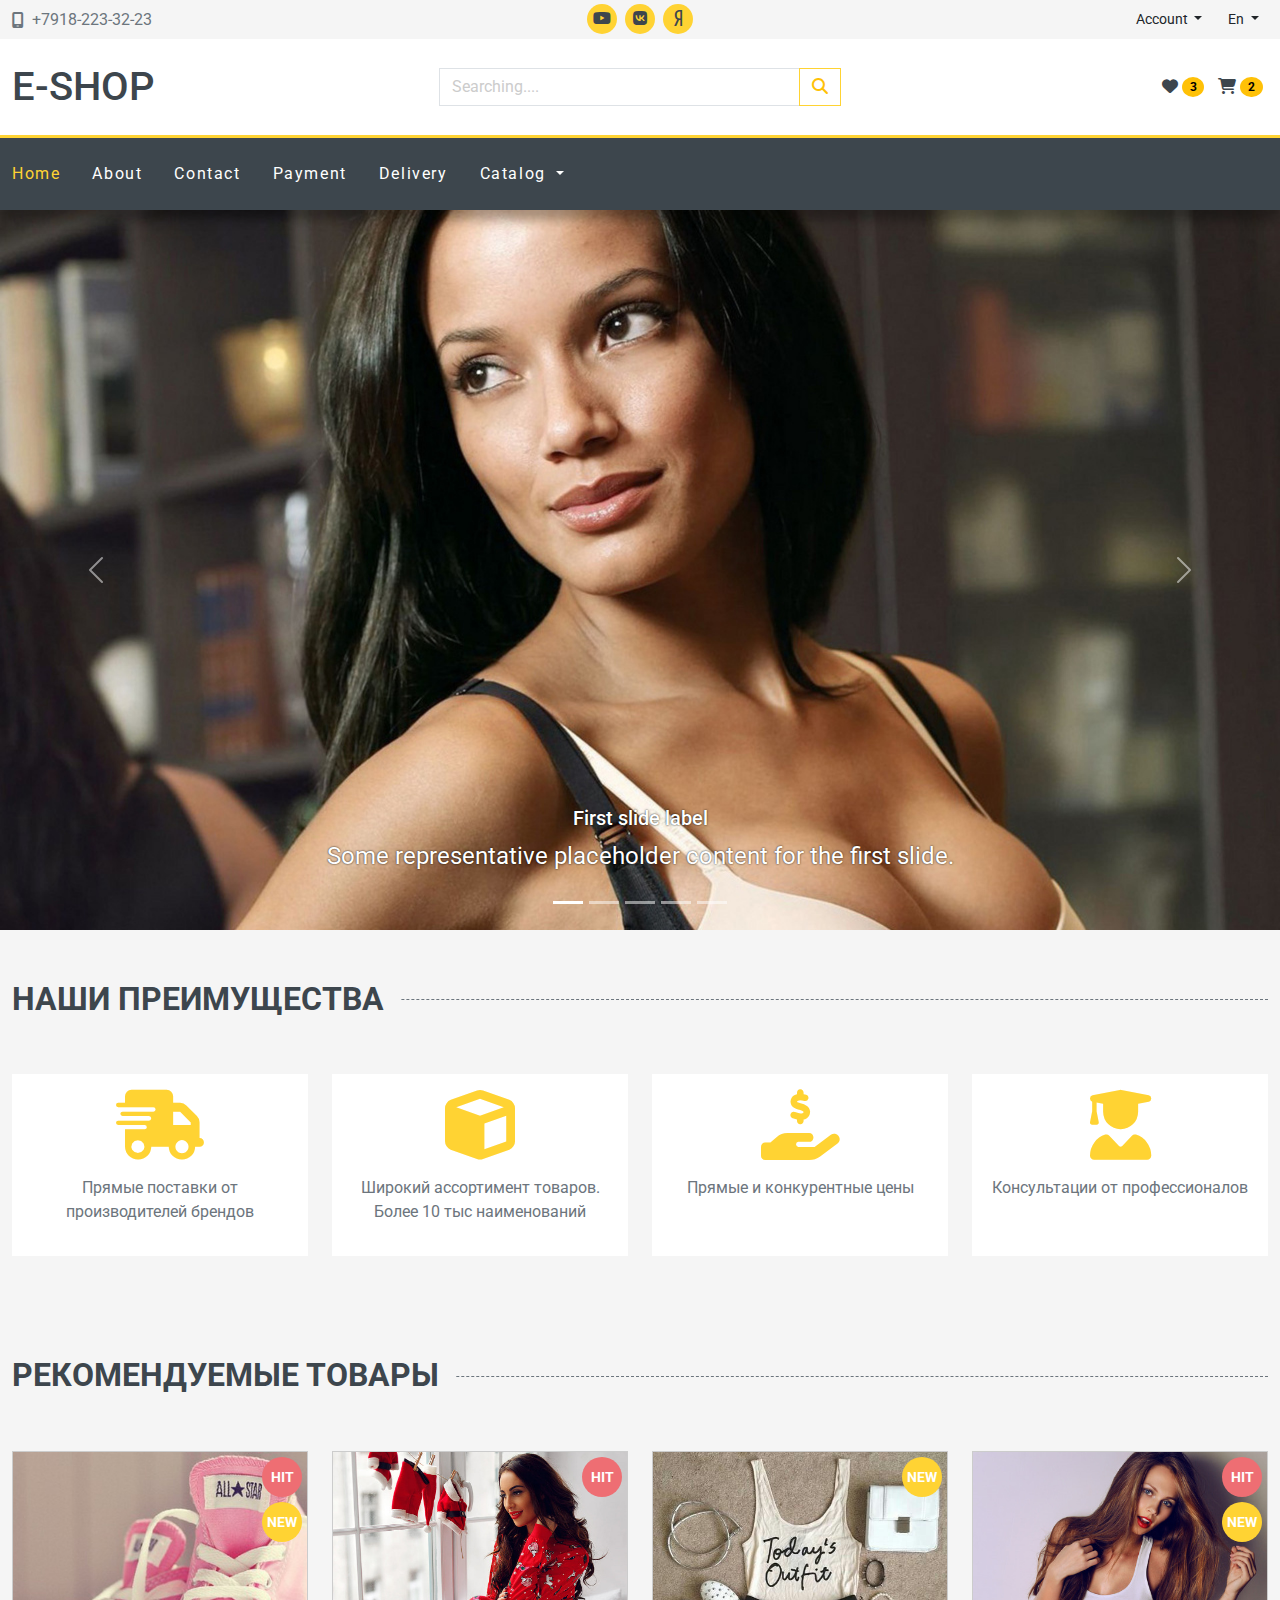
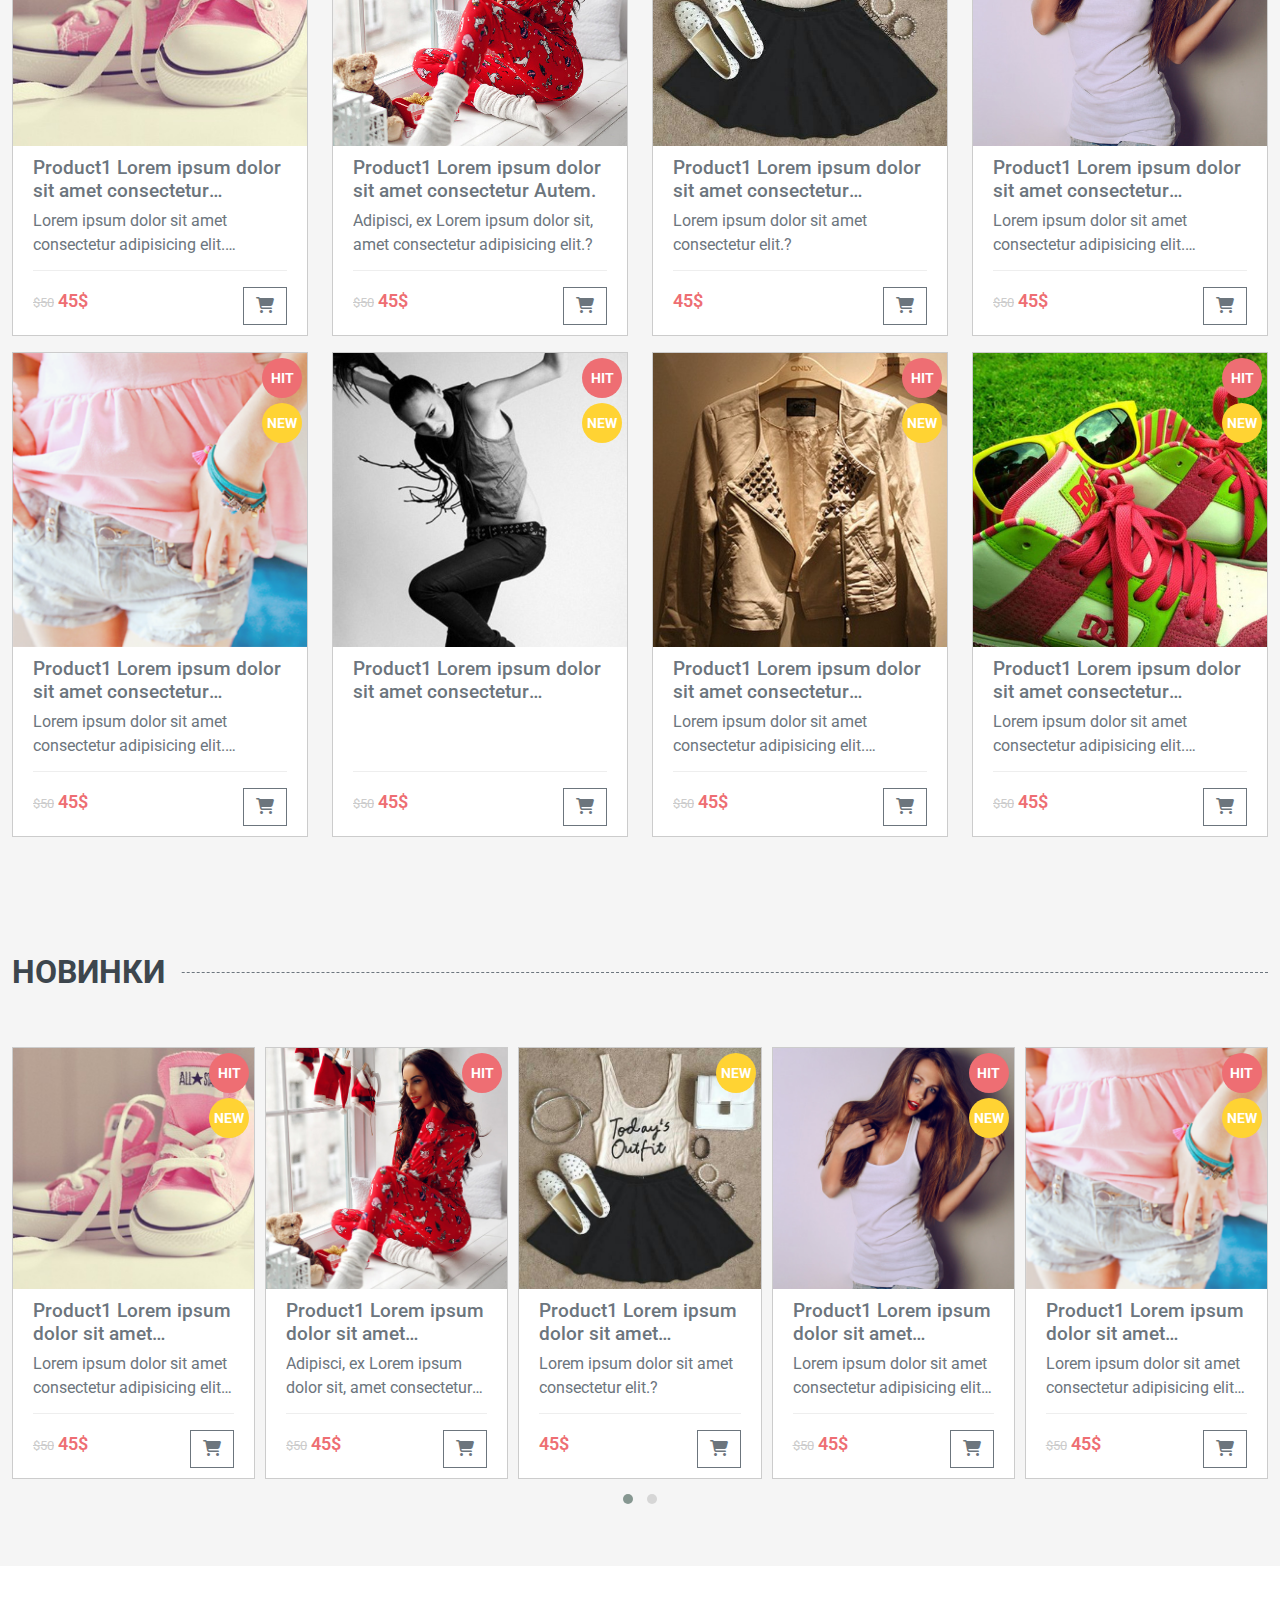
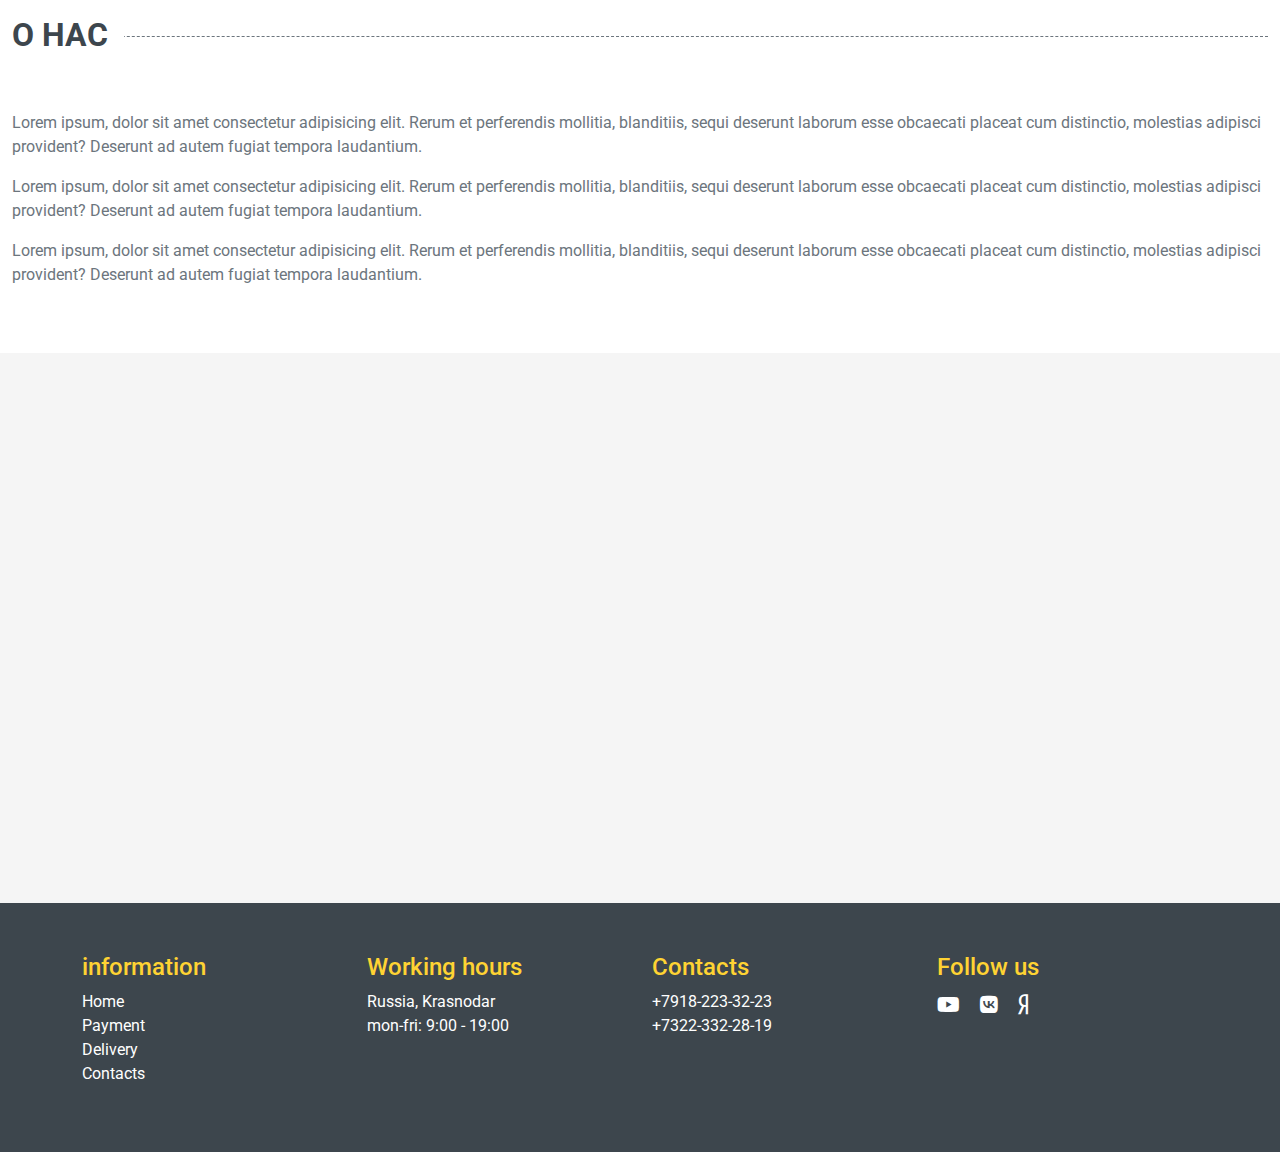
<file: index.html>
<!DOCTYPE html>
<html lang="en">
<head>
    <meta charset="UTF-8">
    <meta name="viewport" content="width=device-width, initial-scale=1.0">
    <link rel="shortcut icon" href="img/favicon.ico" type="image/x-icon">
    <link href="css/bootstrap.min.css" rel="stylesheet">
    <link rel="stylesheet" href="https://cdnjs.cloudflare.com/ajax/libs/font-awesome/6.6.0/css/all.min.css">
    <link rel="stylesheet" href="./owl-carousel/dist/assets/owl.carousel.min.css">
    <link rel="stylesheet" href="./owl-carousel/dist/assets/owl.theme.default.min.css">
    <link rel="stylesheet" href="/css/style.css">
    <link rel="stylesheet" href="/css/vars.css">
    <link rel="stylesheet" href="/css/header.css">
    <link rel="stylesheet" href="/css/main.css">
    <link rel="stylesheet" href="/css/media.css">
    <title>E-SHOP :: Home</title>
</head>
<body>
    <div class="wrapper">
        <header class="header">

            <div class="header-top py-1">
                <div class="container-fluid">
                    <div class="row">

                        <div class="col-6 col-sm-4">
                            <div class="header-top-phone d-flex align-items-center h-100">
                                <i class="fa-solid fa-mobile-screen"></i>
                                <a href="tel:+79182233223" class="ms-2">+7918-223-32-23</a>
                            </div>
                        </div>

                        <div class="col-sm-4 d-none d-sm-block">
                            <ul class="social-icons d-flex justify-content-center gap-2">
                                <li><a href=""><i class="fa-brands fa-youtube"></i></a></li>
                                <li><a href=""><i class="fa-brands fa-vk"></i></a></li>
                                <li><a href=""><i class="fa-brands fa-yandex"></i></a></li>
                            </ul>
                        </div>

                        <div class="col-6 col-sm-4 d-flex justify-content-end">

                            <div class="btn-group">

                                <div class="dropdown">
                                    <button class="btn btn-sm me-2 dropdown-toggle" type="button" data-bs-toggle="dropdown" aria-expanded="false">
                                      Account
                                    </button>
                                    <ul class="dropdown-menu">
                                      <li><a class="dropdown-item" href="./register.html">Registration</a></li>
                                      <li><a class="dropdown-item" href="./login.html">Login</a></li>
                                    </ul>
                                </div>

                                <div class="dropdown">
                                    <button class="btn btn-sm dropdown-toggle" type="button" data-bs-toggle="dropdown" aria-expanded="false">
                                      En
                                    </button>
                                    <ul class="dropdown-menu">
                                      <li><a class="dropdown-item" href="#">Ru</a></li>
                                      <li><a class="dropdown-item" href="#">Do</a></li>
                                    </ul>
                                </div>

                            </div>
                        </div>

                    </div>
                </div>
            </div>

            <div class="header-middle bg-white py-4">
                <div class="container-fluid">
                    <div class="row align-items-center">

                        <div class="col-sm-6 col-lg-4">
                            <a href="index.html" class="header-logo h1">E-shop</a>
                        </div>

                        <div class="col-lg-4 order-md-2 cart-buttons text-end d-none d-lg-block">

                            <a href="#!" class="btn px-1">
                                <i class="fa-solid fa-heart"></i>
                                <span class="badge text-bg-warning cart-badge bg-warning rounded-circle">3</span>
                            </a>
                            <button class="btn px-1" id="cart-open" type="button" data-bs-toggle="offcanvas2" data-bs-target="#offcanvasCart" aria-controls="offcanvasCart">
                                <i class="fa-solid fa-cart-shopping"></i>
                                <span class="badge text-bg-warning cart-badge bg-warning rounded-circle">2</span>
                            </button>

                        </div>

                        <div class="col-lg-4 col-sm-6 order-md-1 mt-2 mt-md-0">
                            <form action="">
                                <div class="input-group">
                                    <input type="text" class="form-control" name="search" placeholder="Searching...." aria-label="Searching...." aria-describedby="button-search">
                                    <button class="btn btn-outline-warning" type="submit" id="button-search"><i class="fa-solid fa-magnifying-glass"></i></button>
                                </div>
                            </form>  
                        </div>

                    </div>
                </div>
            </div>

            <div class="offcanvas offcanvas-end" tabindex="-1" id="offcanvasCart" aria-labelledby="offcanvasCartLabel">
                <div class="offcanvas-header">
                  <h5 class="offcanvas-title" id="offcanvasCartLabel">Cart</h5>
                  <button type="button" class="btn-close" data-bs-dismiss="offcanvas" aria-label="Close"></button>
                </div>
                <div class="offcanvas-body">
                    <div class="table-responsive">
                        <table class="table offcanvasCart-table">
                            <tbody>
                                <tr>
                                    <td class="product-img-td">
                                        <a href="#!">
                                            <img src="./img/card2.jpg" alt="">
                                        </a>
                                    </td>
                                    <td>
                                        <a href="#!">product 1 Lorem ipsum dolor sit.</a>
                                    </td>
                                    <td>$85</td>
                                    <td>&times;2</td>
                                    <td>
                                        <button class="btn btn-danger"><i class="fa-regular fa-circle-xmark"></i></button>
                                    </td>
                                </tr>
                                <tr>
                                    <td class="product-img-td">
                                        <a href="#!">
                                            <img src="./img/card3.jpg" alt="">
                                        </a>
                                    </td>
                                    <td>
                                        <a href="#!">product 2 Lorem ipsum dolor sit.</a>
                                    </td>
                                    <td>$65</td>
                                    <td>&times;1</td>
                                    <td>
                                        <button class="btn btn-danger"><i class="fa-regular fa-circle-xmark"></i></button>
                                    </td>
                                </tr>
                                <tr>
                                    <td class="product-img-td">
                                        <a href="#!">
                                            <img src="./img/card1.jpg" alt="">
                                        </a>
                                    </td>
                                    <td>
                                        <a href="#!">product 3 Lorem ipsum dolor sit.</a>
                                    </td>
                                    <td>$45</td>
                                    <td>&times;5</td>
                                    <td>
                                        <button class="btn btn-danger"><i class="fa-regular fa-circle-xmark"></i></button>
                                    </td>
                                </tr>
                            </tbody>
                            <tfoot>
                                <tr>
                                    <td colspan="4" class="text-end">total:</td>
                                    <td>$195</td>
                                </tr>
                            </tfoot>
                        </table>
                    </div>

                    <div class="text-end mt-3">
                        <a href="./cart.html" class="btn btn-outline-warning">Cart</a>
                        <a href="./checkout.html" class="btn btn-outline-secondary">Checkout</a>
                    </div>



                    <div class="dropdown mt-3">
                
                        <ul class="dropdown-menu">
                            <li>
                                <a class="dropdown-item closecart" href="#footer" data-href="footer">Footer</a>
                            </li>
                            <li>
                                <a class="dropdown-item closecart" href="#about" data-href="about">About action</a>
                            </li>
                            <li>
                                <a class="dropdown-item closecart" href="#map" data-href="map">Map</a>
                            </li>
                        </ul>
                    </div>

                </div>
            </div>
        </header> 
            <div class="header-bottom sticky-top" id="header-nav">
                <nav class="navbar navbar-expand-lg bg-dark" data-bs-theme="dark">
                    <div class="container-fluid">

                        <button class="navbar-toggler" type="button" data-bs-toggle="offcanvas" data-bs-target="#offcanvasNavbar" aria-controls="offcanvasNavbar" aria-expanded="false" aria-label="Toggle navigation">
                            <span class="navbar-toggler-icon"></span>
                        </button>

                        <div class="offcanvas offcanvas-start" id="offcanvasNavbar" tabindex="-1" aria-labelledby="offcanvasNavbarLabel">

                            <div class="offcanvas-header">
                                <h5 class="offcanvas-title" id="offcanvasNavbarLabel">Catalog</h5>
                                <button type="button" class="btn-close" data-bs-dismiss="offcanvas" aria-label="Close"></button>
                            </div>

                            <div class="offcanvas-body">

                                <ul class="navbar-nav">
                                    <li class="nav-item">
                                        <a class="nav-link active" aria-current="page" href="index.html">Home</a>
                                    </li>
                                    <li class="nav-item">
                                        <a class="nav-link" href="#">About</a>
                                    </li>
                                    <li class="nav-item">
                                        <a class="nav-link" href="#">Contact</a>
                                    </li>
                                    <li class="nav-item">
                                        <a class="nav-link" href="#">Payment</a>
                                    </li>
                                    <li class="nav-item">
                                        <a class="nav-link" href="#">Delivery</a>
                                    </li>
                                    <li class="nav-item dropdown">
                                        <a class="nav-link dropdown-toggle" href="#" role="button" data-bs-toggle="dropdown" aria-expanded="false" data-bs-auto-close="outside">
                                            Catalog 
                                        </a>
                                        <ul class="dropdown-menu dropdown-menu-end">
                                            <li>
                                                <a class="dropdown-item" href="category.html">Shoes</a>
                                            </li>
                                            <li>
                                                <a class="dropdown-item" href="category.html">Jeans</a>
                                            </li>
                                            <li class="nav-item dropend">
                                                <a class="dropdown-item dropdown-toggle" href="#" data-bs-toggle="dropdown" data-bs-auto-close="outside">Sportswear</a>
                                                <ul class="dropdown-menu dropdown-menu-end">
                                                    <li>
                                                        <a class="dropdown-item" href="category.html">Mens sportswear</a>
                                                    </li>
                                                    <li>
                                                        <a class="dropdown-item" href="category.html">Women sportswear</a>
                                                    </li>
                                                    <li>
                                                        <a class="dropdown-item" href="category.html">Babes sportswear</a>
                                                    </li>
                                                </ul>
                                            </li>
                                            <li>
                                                <a class="dropdown-item" href="category.html">Coat</a>
                                            </li>
                                            <li>
                                                <a class="dropdown-item" href="category.html">Shirts</a>
                                            </li>
                                        </ul>
                                    </li>
                                </ul>

                            </div>
                        </div>
                        <div class="d-block d-lg-none">
                            <a href="#!" class="btn px-1">
                                <i class="fa-solid fa-heart"></i>
                                <span class="badge text-bg-warning cart-badge bg-warning rounded-circle">3</span>
                            </a>
                            <button class="btn px-1" id="cart-open" type="button" data-bs-toggle="offcanvas" data-bs-target="#offcanvasCart" aria-controls="offcanvasCart">
                                <i class="fa-solid fa-cart-shopping"></i>
                                <span class="badge text-bg-warning cart-badge bg-warning rounded-circle">2</span>
                            </button>
                        </div>
                    </div>
                </nav>
            </div>

        <main class="main">
            <div id="carousel" class="carousel slide">
                <div class="carousel-indicators">
                    <button type="button" data-bs-target="#carousel" data-bs-slide-to="0" class="active" aria-current="true" aria-label="Slide 1"></button>
                    <button type="button" data-bs-target="#carousel" data-bs-slide-to="1" aria-label="Slide 2"></button>
                    <button type="button" data-bs-target="#carousel" data-bs-slide-to="2" aria-label="Slide 3"></button>
                    <button type="button" data-bs-target="#carousel" data-bs-slide-to="3" aria-label="Slide 4"></button>
                    <button type="button" data-bs-target="#carousel" data-bs-slide-to="4" aria-label="Slide 5"></button>
                </div>
                <div class="carousel-inner">
                    <div class="carousel-item active">
                        <img src="/img/01.jpg" class="d-block w-100" alt="...">
                        <div class="carousel-caption d-none d-md-block">
                            <h5>First slide label</h5>
                            <p>Some representative placeholder content for the first slide.</p>
                        </div>
                    </div>
                    <div class="carousel-item">
                        <img src="/img/02.jpg" class="d-block w-100" alt="...">
                        <div class="carousel-caption d-none d-md-block">
                            <h5>Second slide label</h5>
                            <p>Some representative placeholder content for the second slide.</p>
                        </div>
                    </div>
                    <div class="carousel-item">
                        <img src="/img/03.jpg" class="d-block w-100" alt="...">
                        <div class="carousel-caption d-none d-md-block">
                            <h5>Third slide label</h5>
                            <p>Some representative placeholder content for the third slide.</p>
                        </div>
                    </div>
                    <div class="carousel-item">
                        <img src="/img/04.jpg" class="d-block w-100" alt="...">
                        <div class="carousel-caption d-none d-md-block">
                            <h5>Forth slide label</h5>
                            <p>Some representative placeholder content for the third slide.</p>
                        </div>
                    </div>
                    <div class="carousel-item">
                        <img src="/img/05.jpg" class="d-block w-100" alt="...">
                        <div class="carousel-caption d-none d-md-block">
                            <h5>Fifth slide label</h5>
                            <p>Some representative placeholder content for the third slide.</p>
                        </div>
                    </div>
                </div>
                <button class="carousel-control-prev" type="button" data-bs-target="#carousel" data-bs-slide="prev">
                    <span class="carousel-control-prev-icon" aria-hidden="true"></span>
                    <span class="visually-hidden">Previous</span>
                </button>
                <button class="carousel-control-next" type="button" data-bs-target="#carousel" data-bs-slide="next">
                    <span class="carousel-control-next-icon" aria-hidden="true"></span>
                    <span class="visually-hidden">Next</span>
                </button>
            </div>
            
            <section class="advantages">
                <div class="container-fluid">
                    <div class="row mb-5">
                        <div class="col-12">
                            <h2 class="section-title">
                                <span>Наши преимущества</span>
                            </h2>
                        </div>
                    </div>

                        <div class="row  gy-3 items">
                            <div class="col-lg-3 col-sm-6">
                                <div class="item">
                                    <p><i class="fa-solid fa-truck-fast"></i></p>
                                    <p>Прямые поставки от производителей брендов</p>
                                </div>
                            </div>
                            <div class="col-lg-3 col-sm-6">
                                <div class="item">
                                    <p><i class="fa-solid fa-cube"></i></p>
                                    <p>Широкий ассортимент товаров. Более 10 тыс наименований</p>
                                </div>
                            </div>
                            <div class="col-lg-3 col-sm-6">
                                <div class="item">
                                    <p><i class="fa-solid fa-hand-holding-dollar"></i></p>
                                    <p>Прямые и конкурентные цены</p>
                                </div>
                            </div>
                            <div class="col-lg-3 col-sm-6">
                                <div class="item">
                                    <p><i class="fa-solid fa-user-graduate"></i></p>
                                    <p>Консультации от профессионалов</p>
                                </div>
                            </div>
                        </div>
                    
                </div>
            </section>

            <section class="featured-product">
                <div class="container-fluid">
                    <div class="row mb-5">
                        <div class="col-12">
                            <h2 class="section-title">
                                <span>Рекомендуемые товары</span>
                            </h2>
                        </div>
                    </div>

                    <div class="row">

                        <div class="col-lg-3 col-md-4 col-sm-6 mb-3">
                            <div class="product-card">
                                <div class="product-card-offer">
                                    <div class="offer-hit">Hit</div>
                                    <div class="offer-new">New</div>
                                </div>
                                <div class="product-thumd">
                                    <a href="product.html">
                                        <img src="./img/card1.jpg" alt="#!">
                                    </a>
                                </div>
                                <div class="products-details">
                                    <h4>
                                        <a href="product.html">Product1 Lorem ipsum dolor sit amet consectetur adipisicing Lorem ipsum dolor sit amet consectetur adipisicing elit. Autem.</a>
                                    </h4>
                                    <p class="product-excerpt">Lorem ipsum dolor sit amet consectetur adipisicing elit. Adipisci, ex Lorem ipsum dolor sit, amet consectetur adipisicing elit.?</p>
                                    <div class="product-bottom-details d-flex justify-content-between">
                                        <div class="product-price">
                                            <small>$50</small>
                                            45$
                                        </div>
                                        <div class="product-links">
                                            <a href="#!" class="btn btn-outline-secondary add-to-cart">
                                                <i class="fa-solid fa-cart-shopping"></i>
                                            </a>
                                        </div>
                                    </div>
                                </div>
                            </div>
                        </div>

                        <div class="col-lg-3 col-md-4 col-sm-6 mb-3">
                            <div class="product-card">
                                <div class="product-card-offer">
                                    <div class="offer-hit">Hit</div>
                                </div>
                                <div class="product-thumd">
                                    <a href="product.html">
                                        <img src="./img/card2.jpg" alt="#!">
                                    </a>
                                </div>
                                <div class="products-details">
                                    <h4>
                                        <a href="product.html">Product1 Lorem ipsum dolor sit amet consectetur  Autem.</a>
                                    </h4>
                                    <p class="product-excerpt"> Adipisci, ex Lorem ipsum dolor sit, amet consectetur adipisicing elit.?</p>
                                    <div class="product-bottom-details d-flex justify-content-between">
                                        <div class="product-price">
                                            <small>$50</small>
                                            45$
                                        </div>
                                        <div class="product-links">
                                            <a href="#!" class="btn btn-outline-secondary add-to-cart">
                                                <i class="fa-solid fa-cart-shopping"></i>
                                            </a>
                                        </div>
                                    </div>
                                </div>
                            </div>
                        </div>

                        <div class="col-lg-3 col-md-4 col-sm-6 mb-3">
                            <div class="product-card">
                                <div class="product-card-offer">
                                    <div class="offer-new">New</div>
                                </div>
                                <div class="product-thumd">
                                    <a href="product.html">
                                        <img src="./img/card3.jpg" alt="#!">
                                    </a>
                                </div>
                                <div class="products-details">
                                    <h4>
                                        <a href="product.html">Product1 Lorem ipsum dolor sit amet consectetur adipisicing Lorem ipsum dolor sit amet consectetur adipisicing elit. Autem.</a>
                                    </h4>
                                    <p class="product-excerpt">Lorem ipsum dolor sit amet consectetur  elit.?</p>
                                    <div class="product-bottom-details d-flex justify-content-between">
                                        <div class="product-price">
                                            45$
                                        </div>
                                        <div class="product-links">
                                            <a href="#!" class="btn btn-outline-secondary add-to-cart">
                                                <i class="fa-solid fa-cart-shopping"></i>
                                            </a>
                                        </div>
                                    </div>
                                </div>
                            </div>
                        </div>

                        <div class="col-lg-3 col-md-4 col-sm-6 mb-3">
                            <div class="product-card">
                                <div class="product-card-offer">
                                    <div class="offer-hit">Hit</div>
                                    <div class="offer-new">New</div>
                                </div>
                                <div class="product-thumd">
                                    <a href="product.html">
                                        <img src="./img/card4.jpg" alt="#!">
                                    </a>
                                </div>
                                <div class="products-details">
                                    <h4>
                                        <a href="product.html">Product1 Lorem ipsum dolor sit amet consectetur adipisicing Lorem ipsum dolor sit amet consectetur adipisicing elit. Autem.</a>
                                    </h4>
                                    <p class="product-excerpt">Lorem ipsum dolor sit amet consectetur adipisicing elit. Adipisci, ex Lorem ipsum dolor sit, amet consectetur adipisicing elit.?</p>
                                    <div class="product-bottom-details d-flex justify-content-between">
                                        <div class="product-price">
                                            <small>$50</small>
                                            45$
                                        </div>
                                        <div class="product-links">
                                            <a href="#!" class="btn btn-outline-secondary add-to-cart">
                                                <i class="fa-solid fa-cart-shopping"></i>
                                            </a>
                                        </div>
                                    </div>
                                </div>
                            </div>
                        </div>

                        <div class="col-lg-3 col-md-4 col-sm-6 mb-3">
                            <div class="product-card">
                                <div class="product-card-offer">
                                    <div class="offer-hit">Hit</div>
                                    <div class="offer-new">New</div>
                                </div>
                                <div class="product-thumd">
                                    <a href="product.html">
                                        <img src="./img/card5.png" alt="#!">
                                    </a>
                                </div>
                                <div class="products-details">
                                    <h4>
                                        <a href="product.html">Product1 Lorem ipsum dolor sit amet consectetur adipisicing Lorem ipsum dolor sit amet consectetur adipisicing elit. Autem.</a>
                                    </h4>
                                    <p class="product-excerpt">Lorem ipsum dolor sit amet consectetur adipisicing elit. Adipisci, ex Lorem ipsum dolor sit, amet consectetur adipisicing elit.?</p>
                                    <div class="product-bottom-details d-flex justify-content-between">
                                        <div class="product-price">
                                            <small>$50</small>
                                            45$
                                        </div>
                                        <div class="product-links">
                                            <a href="#!" class="btn btn-outline-secondary add-to-cart">
                                                <i class="fa-solid fa-cart-shopping"></i>
                                            </a>
                                        </div>
                                    </div>
                                </div>
                            </div>
                        </div>

                        <div class="col-lg-3 col-md-4 col-sm-6 mb-3">
                            <div class="product-card">
                                <div class="product-card-offer">
                                    <div class="offer-hit">Hit</div>
                                    <div class="offer-new">New</div>
                                </div>
                                <div class="product-thumd">
                                    <a href="product.html">
                                        <img src="./img/card6.jpg" alt="#!">
                                    </a>
                                </div>
                                <div class="products-details">
                                    <h4>
                                        <a href="product.html">Product1 Lorem ipsum dolor sit amet consectetur adipisicing Lorem ipsum dolor sit amet consectetur adipisicing elit. Autem.</a>
                                    </h4>
                                    <p class="product-excerpt"></p>
                                    <div class="product-bottom-details d-flex justify-content-between">
                                        <div class="product-price">
                                            <small>$50</small>
                                            45$
                                        </div>
                                        <div class="product-links">
                                            <a href="#!" class="btn btn-outline-secondary add-to-cart">
                                                <i class="fa-solid fa-cart-shopping"></i>
                                            </a>
                                        </div>
                                    </div>
                                </div>
                            </div>
                        </div>

                        <div class="col-lg-3 col-md-4 col-sm-6 mb-3">
                            <div class="product-card">
                                <div class="product-card-offer">
                                    <div class="offer-hit">Hit</div>
                                    <div class="offer-new">New</div>
                                </div>
                                <div class="product-thumd">
                                    <a href="product.html">
                                        <img src="./img/card7.jpg" alt="#!">
                                    </a>
                                </div>
                                <div class="products-details">
                                    <h4>
                                        <a href="product.html">Product1 Lorem ipsum dolor sit amet consectetur adipisicing Lorem ipsum dolor sit amet consectetur adipisicing elit. Autem.</a>
                                    </h4>
                                    <p class="product-excerpt">Lorem ipsum dolor sit amet consectetur adipisicing elit. Adipisci, ex Lorem ipsum dolor sit, amet consectetur adipisicing elit.?</p>
                                    <div class="product-bottom-details d-flex justify-content-between">
                                        <div class="product-price">
                                            <small>$50</small>
                                            45$
                                        </div>
                                        <div class="product-links">
                                            <a href="#!" class="btn btn-outline-secondary add-to-cart">
                                                <i class="fa-solid fa-cart-shopping"></i>
                                            </a>
                                        </div>
                                    </div>
                                </div>
                            </div>
                        </div>

                        <div class="col-lg-3 col-md-4 col-sm-6 mb-3">
                            <div class="product-card">
                                <div class="product-card-offer">
                                    <div class="offer-hit">Hit</div>
                                    <div class="offer-new">New</div>
                                </div>
                                <div class="product-thumd">
                                    <a href="product.html">
                                        <img src="./img/card8.jpg" alt="#!">
                                    </a>
                                </div>
                                <div class="products-details">
                                    <h4>
                                        <a href="product.html">Product1 Lorem ipsum dolor sit amet consectetur adipisicing Lorem ipsum dolor sit amet consectetur adipisicing elit. Autem.</a>
                                    </h4>
                                    <p class="product-excerpt">Lorem ipsum dolor sit amet consectetur adipisicing elit. Adipisci, ex Lorem ipsum dolor sit, amet consectetur adipisicing elit.?</p>
                                    <div class="product-bottom-details d-flex justify-content-between">
                                        <div class="product-price">
                                            <small>$50</small>
                                            45$
                                        </div>
                                        <div class="product-links">
                                            <a href="#!" class="btn btn-outline-secondary add-to-cart">
                                                <i class="fa-solid fa-cart-shopping"></i>
                                            </a>
                                        </div>
                                    </div>
                                </div>
                            </div>
                        </div>
                    </div>
                </div>
            </section>

            <section class="new-products">
                <div class="container-fluid">
                    <div class="row mb-5">
                        <div class="col-12">
                            <h2 class="section-title">
                                <span>Новинки</span>
                            </h2>
                        </div>
                    </div>
                    <div class="owl-carousel owl-theme owl-carousel-full">
                        <div class="product-card">
                            <div class="product-card-offer">
                                <div class="offer-hit">Hit</div>
                                <div class="offer-new">New</div>
                            </div>
                            <div class="product-thumd">
                                <a href="product.html">
                                    <img src="./img/card1.jpg" alt="#!">
                                </a>
                            </div>
                            <div class="products-details">
                                <h4>
                                    <a href="product.html">Product1 Lorem ipsum dolor sit amet consectetur adipisicing Lorem ipsum dolor sit amet consectetur adipisicing elit. Autem.</a>
                                </h4>
                                <p class="product-excerpt">Lorem ipsum dolor sit amet consectetur adipisicing elit. Adipisci, ex Lorem ipsum dolor sit, amet consectetur adipisicing elit.?</p>
                                <div class="product-bottom-details d-flex justify-content-between">
                                    <div class="product-price">
                                        <small>$50</small>
                                        45$
                                    </div>
                                    <div class="product-links">
                                        <a href="#!" class="btn btn-outline-secondary add-to-cart">
                                            <i class="fa-solid fa-cart-shopping"></i>
                                        </a>
                                    </div>
                                </div>
                            </div>
                        </div>
                        <div class="product-card">
                            <div class="product-card-offer">
                                <div class="offer-hit">Hit</div>
                            </div>
                            <div class="product-thumd">
                                <a href="product.html">
                                    <img src="./img/card2.jpg" alt="#!">
                                </a>
                            </div>
                            <div class="products-details">
                                <h4>
                                    <a href="product.html">Product1 Lorem ipsum dolor sit amet consectetur  Autem.</a>
                                </h4>
                                <p class="product-excerpt"> Adipisci, ex Lorem ipsum dolor sit, amet consectetur adipisicing elit.?</p>
                                <div class="product-bottom-details d-flex justify-content-between">
                                    <div class="product-price">
                                        <small>$50</small>
                                        45$
                                    </div>
                                    <div class="product-links">
                                        <a href="#!" class="btn btn-outline-secondary add-to-cart">
                                            <i class="fa-solid fa-cart-shopping"></i>
                                        </a>
                                    </div>
                                </div>
                            </div>
                        </div>
                        <div class="product-card">
                            <div class="product-card-offer">
                                <div class="offer-new">New</div>
                            </div>
                            <div class="product-thumd">
                                <a href="product.html">
                                    <img src="./img/card3.jpg" alt="#!">
                                </a>
                            </div>
                            <div class="products-details">
                                <h4>
                                    <a href="product.html">Product1 Lorem ipsum dolor sit amet consectetur adipisicing Lorem ipsum dolor sit amet consectetur adipisicing elit. Autem.</a>
                                </h4>
                                <p class="product-excerpt">Lorem ipsum dolor sit amet consectetur  elit.?</p>
                                <div class="product-bottom-details d-flex justify-content-between">
                                    <div class="product-price">
                                        45$
                                    </div>
                                    <div class="product-links">
                                        <a href="#!" class="btn btn-outline-secondary add-to-cart">
                                            <i class="fa-solid fa-cart-shopping"></i>
                                        </a>
                                    </div>
                                </div>
                            </div>
                        </div>
                        <div class="product-card">
                            <div class="product-card-offer">
                                <div class="offer-hit">Hit</div>
                                <div class="offer-new">New</div>
                            </div>
                            <div class="product-thumd">
                                <a href="product.html">
                                    <img src="./img/card4.jpg" alt="#!">
                                </a>
                            </div>
                            <div class="products-details">
                                <h4>
                                    <a href="product.html">Product1 Lorem ipsum dolor sit amet consectetur adipisicing Lorem ipsum dolor sit amet consectetur adipisicing elit. Autem.</a>
                                </h4>
                                <p class="product-excerpt">Lorem ipsum dolor sit amet consectetur adipisicing elit. Adipisci, ex Lorem ipsum dolor sit, amet consectetur adipisicing elit.?</p>
                                <div class="product-bottom-details d-flex justify-content-between">
                                    <div class="product-price">
                                        <small>$50</small>
                                        45$
                                    </div>
                                    <div class="product-links">
                                        <a href="#!" class="btn btn-outline-secondary add-to-cart">
                                            <i class="fa-solid fa-cart-shopping"></i>
                                        </a>
                                    </div>
                                </div>
                            </div>
                        </div>
                        <div class="product-card">
                            <div class="product-card-offer">
                                <div class="offer-hit">Hit</div>
                                <div class="offer-new">New</div>
                            </div>
                            <div class="product-thumd">
                                <a href="product.html">
                                    <img src="./img/card5.png" alt="#!">
                                </a>
                            </div>
                            <div class="products-details">
                                <h4>
                                    <a href="product.html">Product1 Lorem ipsum dolor sit amet consectetur adipisicing Lorem ipsum dolor sit amet consectetur adipisicing elit. Autem.</a>
                                </h4>
                                <p class="product-excerpt">Lorem ipsum dolor sit amet consectetur adipisicing elit. Adipisci, ex Lorem ipsum dolor sit, amet consectetur adipisicing elit.?</p>
                                <div class="product-bottom-details d-flex justify-content-between">
                                    <div class="product-price">
                                        <small>$50</small>
                                        45$
                                    </div>
                                    <div class="product-links">
                                        <a href="#!" class="btn btn-outline-secondary add-to-cart">
                                            <i class="fa-solid fa-cart-shopping"></i>
                                        </a>
                                    </div>
                                </div>
                            </div>
                        </div>
                        <div class="product-card">
                            <div class="product-card-offer">
                                <div class="offer-hit">Hit</div>
                                <div class="offer-new">New</div>
                            </div>
                            <div class="product-thumd">
                                <a href="product.html">
                                    <img src="./img/card8.jpg" alt="#!">
                                </a>
                            </div>
                            <div class="products-details">
                                <h4>
                                    <a href="product.html">Product1 Lorem ipsum dolor sit amet consectetur adipisicing Lorem ipsum dolor sit amet consectetur adipisicing elit. Autem.</a>
                                </h4>
                                <p class="product-excerpt">Lorem ipsum dolor sit amet consectetur adipisicing elit. Adipisci, ex Lorem ipsum dolor sit, amet consectetur adipisicing elit.?</p>
                                <div class="product-bottom-details d-flex justify-content-between">
                                    <div class="product-price">
                                        <small>$50</small>
                                        45$
                                    </div>
                                    <div class="product-links">
                                        <a href="#!" class="btn btn-outline-secondary add-to-cart">
                                            <i class="fa-solid fa-cart-shopping"></i>
                                        </a>
                                    </div>
                                </div>
                            </div>
                        </div>
                        <div class="product-card">
                            <div class="product-card-offer">
                                <div class="offer-hit">Hit</div>
                                <div class="offer-new">New</div>
                            </div>
                            <div class="product-thumd">
                                <a href="product.html">
                                    <img src="./img/card7.jpg" alt="#!">
                                </a>
                            </div>
                            <div class="products-details">
                                <h4>
                                    <a href="product.html">Product1 Lorem ipsum dolor sit amet consectetur adipisicing Lorem ipsum dolor sit amet consectetur adipisicing elit. Autem.</a>
                                </h4>
                                <p class="product-excerpt">Lorem ipsum dolor sit amet consectetur adipisicing elit. Adipisci, ex Lorem ipsum dolor sit, amet consectetur adipisicing elit.?</p>
                                <div class="product-bottom-details d-flex justify-content-between">
                                    <div class="product-price">
                                        <small>$50</small>
                                        45$
                                    </div>
                                    <div class="product-links">
                                        <a href="#!" class="btn btn-outline-secondary add-to-cart">
                                            <i class="fa-solid fa-cart-shopping"></i>
                                        </a>
                                    </div>
                                </div>
                            </div>
                        </div>
                        <div class="product-card">
                            <div class="product-card-offer">
                                <div class="offer-hit">Hit</div>
                                <div class="offer-new">New</div>
                            </div>
                            <div class="product-thumd">
                                <a href="product.html">
                                    <img src="./img/card6.jpg" alt="#!">
                                </a>
                            </div>
                            <div class="products-details">
                                <h4>
                                    <a href="product.html">Product1 Lorem ipsum dolor sit amet consectetur adipisicing Lorem ipsum dolor sit amet consectetur adipisicing elit. Autem.</a>
                                </h4>
                                <p class="product-excerpt"></p>
                                <div class="product-bottom-details d-flex justify-content-between">
                                    <div class="product-price">
                                        <small>$50</small>
                                        45$
                                    </div>
                                    <div class="product-links">
                                        <a href="#!" class="btn btn-outline-secondary add-to-cart">
                                            <i class="fa-solid fa-cart-shopping"></i>
                                        </a>
                                    </div>
                                </div>
                            </div>
                        </div>
                    </div>
                </div>
            </section>

            <section class="about-us" id="about">
                <div class="container-fluid">
                    <div class="row mb-5">
                        <div class="col-12">
                            <h2 class="section-title">
                                <span>О нас</span>
                            </h2>
                        </div>
                    </div>
                    <div class="row">
                        <div class="col-12">
                            <p>Lorem ipsum, dolor sit amet consectetur adipisicing elit. Rerum et perferendis mollitia, blanditiis, sequi deserunt laborum esse obcaecati placeat cum distinctio, molestias adipisci provident? Deserunt ad autem fugiat tempora laudantium.</p>
                            <p>Lorem ipsum, dolor sit amet consectetur adipisicing elit. Rerum et perferendis mollitia, blanditiis, sequi deserunt laborum esse obcaecati placeat cum distinctio, molestias adipisci provident? Deserunt ad autem fugiat tempora laudantium.</p>
                            <p>Lorem ipsum, dolor sit amet consectetur adipisicing elit. Rerum et perferendis mollitia, blanditiis, sequi deserunt laborum esse obcaecati placeat cum distinctio, molestias adipisci provident? Deserunt ad autem fugiat tempora laudantium.</p>
                        </div>
                    </div>
                </div>
            </section>

            <section class="google-map" id="map">
                <div class="container">
                    <iframe src="https://www.google.com/maps/embed?pb=!1m18!1m12!1m3!1d1936.6431490625992!2d38.97855477280565!3d45.0435903986253!2m3!1f0!2f0!3f0!3m2!1i1024!2i768!4f13.1!3m3!1m2!1s0x40f04f9d36b57fbf%3A0x79901e6f1acc8354!2z0J_QsNC80Y_RgtC90LjQuiDQqNGD0YDQuNC60YMg0Lgg0JvQuNC00L7Rh9C60LU!5e0!3m2!1sru!2sru!4v1728369951625!5m2!1sru!2sru" width="100%" height="450" style="border:0; display: block;" allowfullscreen="" loading="lazy" referrerpolicy="no-referrer-when-downgrade"></iframe>
                </div>
            </section>

            
        </main>
        <footer class="footer" id="footer">
            <div class="container">
                <div class="row">
                    <div class="col-md-3 col-6">
                        <h4>information</h4>
                        <ul class="list-unstyled">
                            <li><a href="#!">Home</a></li>
                            <li><a href="#!">Payment</a></li>
                            <li><a href="#!">Delivery</a></li>
                            <li><a href="#!">Contacts</a></li>
                        </ul>
                    </div>
                    <div class="col-md-3 col-6">
                        <h4>Working hours</h4>
                        <ul class="list-unstyled">
                            <li>Russia, Krasnodar</li>
                            <li>mon-fri: 9:00 - 19:00</li>
                        </ul>
                    </div>
                    <div class="col-md-3 col-6">
                        <h4>Contacts</h4>
                        <ul class="list-unstyled">
                            <li><a href="tel:+79182233223">+7918-223-32-23</a></li>
                            <li><a href="tel:+73223322819">+7322-332-28-19</a></li>
                        </ul>
                    </div>
                    <div class="col-md-3 col-6">
                        <h4>Follow us</h4>
                        <ul class="footer-icons">
                            <li><a href="#!"><i class="fa-brands fa-youtube"></i></a></li>
                            <li><a href="#!"><i class="fa-brands fa-vk"></i></a></li>
                            <li><a href="#!"><i class="fa-brands fa-yandex"></i></a></li>
                        </ul>
                    </div>
                </div>
            </div>
        </footer>
    </div>

    <button id="top">
        <i class="fa-solid fa-angles-up"></i>
    </button>




    <script src="/js/bootstrap.bundle.min.js"></script>
    <script src="https://cdnjs.cloudflare.com/ajax/libs/jquery/3.7.1/jquery.min.js"></script>
    <script src="./owl-carousel/dist/owl.carousel.min.js"></script>
    
    <script src="/js/script.js"></script>
</body>
</html>
</file>
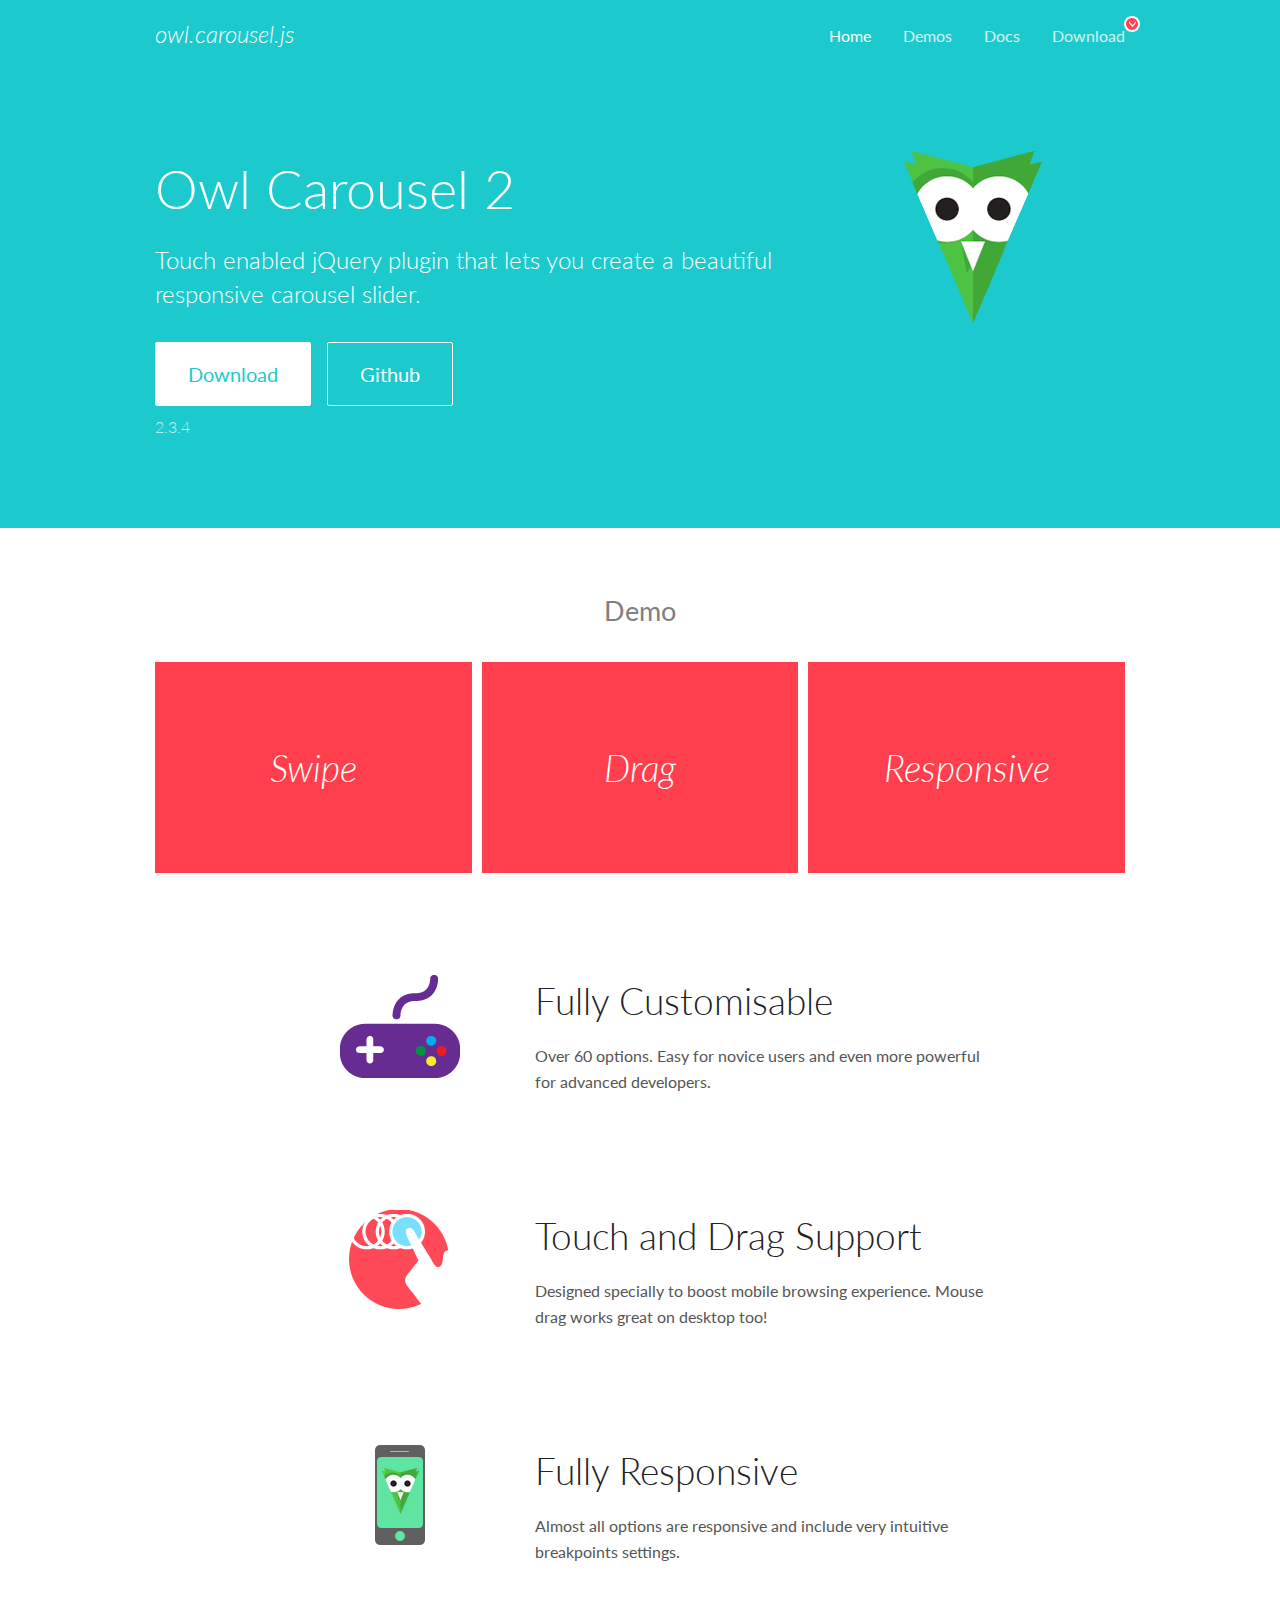
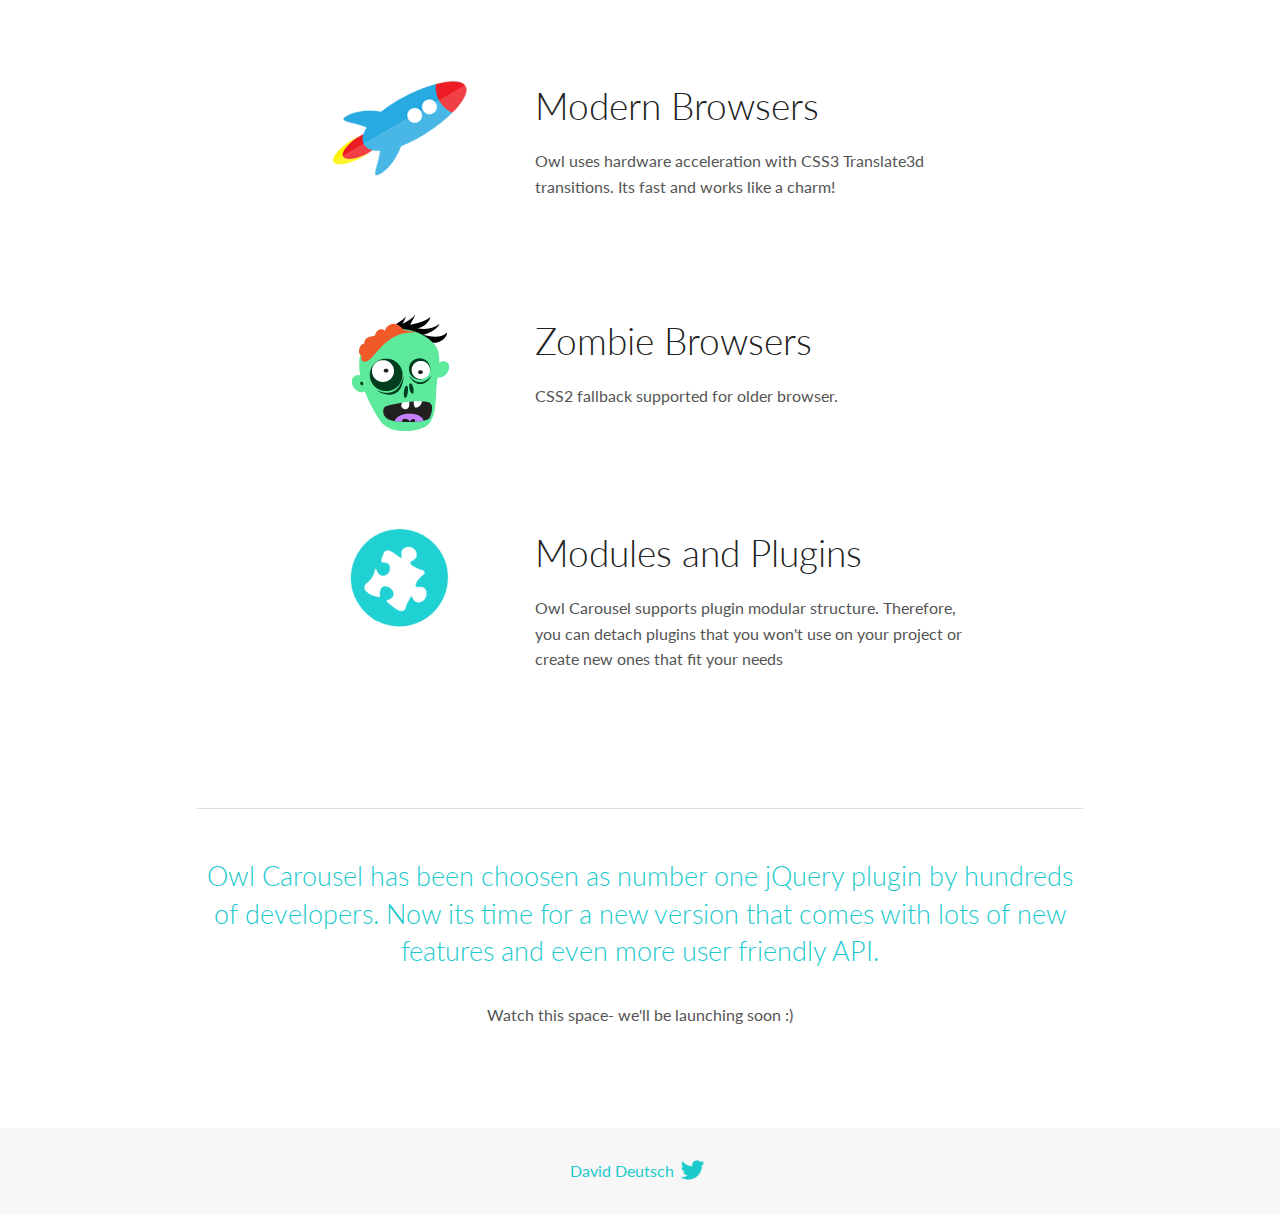
<file: owl-carousel/docs/index.html>
<!DOCTYPE html>
<html lang="en">
  <head>

    <!-- head -->
    <meta charset="utf-8">
    <meta name="msapplication-tap-highlight" content="no" />
    <meta name="viewport" content="width=device-width, initial-scale=1.0" />
    <meta name="description" content="Touch enabled jQuery plugin that lets you create beautiful responsive carousel slider.">
    <meta name="author" content="David Deutsch">
    <title>
      Home | Owl Carousel | 2.3.4
    </title>

    <!-- Stylesheets -->
    <link href='https://fonts.googleapis.com/css?family=Lato:300,400,700,400italic,300italic' rel='stylesheet' type='text/css'>
    <link rel="stylesheet" href="assets/css/docs.theme.min.css">

    <!-- Owl Stylesheets -->
    <link rel="stylesheet" href="assets/owlcarousel/assets/owl.carousel.min.css">
    <link rel="stylesheet" href="assets/owlcarousel/assets/owl.theme.default.min.css">

    <!-- HTML5 shim and Respond.js IE8 support of HTML5 elements and media queries -->

    <!--[if lt IE 9]>
      <script src="https://oss.maxcdn.com/libs/html5shiv/3.7.0/html5shiv.js"></script>
      <script src="https://oss.maxcdn.com/libs/respond.js/1.3.0/respond.min.js"></script>
    <![endif]-->

    <!-- Favicons -->
    <link rel="apple-touch-icon-precomposed" sizes="144x144" href="assets/ico/apple-touch-icon-144-precomposed.png">
    <link rel="shortcut icon" href="assets/ico/favicon.png">
    <link rel="shortcut icon" href="favicon.ico">

    <!-- Yeah i know js should not be in header. Its required for demos.-->

    <!-- javascript -->
    <script src="assets/vendors/jquery.min.js"></script>
    <script src="assets/owlcarousel/owl.carousel.js"></script>
  </head>
  <body>

    <!-- header -->
    <header class="header">
      <div class="row">
        <div class="large-12 columns">
          <div class="brand left">
            <h3>
              <a href="/OwlCarousel2/">owl.carousel.js</a> 
            </h3>
          </div>
          <a id="toggle-nav" class="right">
            <span></span> <span></span> <span></span> 
          </a> 
          <div class="nav-bar">
            <ul class="clearfix">
              <li class="active">
                <a href="/OwlCarousel2/index.html">Home</a> 
              </li>
              <li> <a href="/OwlCarousel2/demos/demos.html">Demos</a>  </li>
              <li> <a href="/OwlCarousel2/docs/started-welcome.html">Docs</a>  </li>
              <li>
                <a href="https://github.com/OwlCarousel2/OwlCarousel2/archive/2.3.4.zip">Download</a> 
                <span class="download"></span> 
              </li>
            </ul>
          </div>
        </div>
      </div>
    </header>

    <!-- home panel -->
    <section id="hero">
      <div class="row">
        <div class="large-8 medium-8 columns">
          <h1>Owl Carousel 2</h1>
          <h4>Touch enabled jQuery plugin that lets you create a beautiful responsive carousel slider.</h4>
          <a href="https://github.com/OwlCarousel2/OwlCarousel2/archive/2.3.4.zip" class="hero-button">Download</a> 
          <a href="https://github.com/OwlCarousel2/OwlCarousel2" class="hero-button outline">Github</a> 
          <p>2.3.4</p>
        </div>
        <div class="large-4 medium-4 columns">
          <img class="owl-logo" src="assets/img/owl-logo.png" alt="mr. Owl">
        </div>
      </div>
    </section>

    <!-- body -->
    <div class="home-demo">
      <div class="row">
        <div class="large-12 columns">
          <h3>Demo</h3>
          <div class="owl-carousel">
            <div class="item">
              <h2>Swipe</h2>
            </div>
            <div class="item">
              <h2>Drag</h2>
            </div>
            <div class="item">
              <h2>Responsive</h2>
            </div>
            <div class="item">
              <h2>CSS3</h2>
            </div>
            <div class="item">
              <h2>Fast</h2>
            </div>
            <div class="item">
              <h2>Easy</h2>
            </div>
            <div class="item">
              <h2>Free</h2>
            </div>
            <div class="item">
              <h2>Upgradable</h2>
            </div>
            <div class="item">
              <h2>Tons of options</h2>
            </div>
            <div class="item">
              <h2>Infinity</h2>
            </div>
            <div class="item">
              <h2>Auto Width</h2>
            </div>
          </div>
        </div>
      </div>
    </div>
    <script>
      var owl = $('.owl-carousel');
      owl.owlCarousel({
        margin: 10,
        loop: true,
        responsive: {
          0: {
            items: 1
          },
          600: {
            items: 2
          },
          1000: {
            items: 3
          }
        }
      })
    </script>

    <!-- features -->
    <div id="features">
      <div class="row">
        <div class="small-12 medium-9 small-centered columns">
          <section class="row feature">
            <div class="medium-4 small-12 columns">
              <img src="assets/img/feature-options.png" alt="">
            </div>
            <div class="medium-8 small-12 columns">
              <h2>Fully Customisable</h2>
              <p>Over 60 options. Easy for novice users and even more powerful for advanced developers.</p>
            </div>
          </section>
          <section class="row feature">
            <div class="medium-4 small-12 columns">
              <img src="assets/img/feature-drag.png" alt="">
            </div>
            <div class="medium-8 small-12 columns">
              <h2>Touch and Drag Support</h2>
              <p>Designed specially to boost mobile browsing experience. Mouse drag works great on desktop too!</p>
            </div>
          </section>
          <section class="row feature">
            <div class="medium-4 small-12 columns">
              <img src="assets/img/feature-responsive.png" alt="">
            </div>
            <div class="medium-8 small-12 columns">
              <h2>Fully Responsive</h2>
              <p>Almost all options are responsive and include very intuitive breakpoints settings.</p>
            </div>
          </section>
          <section class="row feature">
            <div class="medium-4 small-12 columns">
              <img src="assets/img/feature-modern.png" alt="">
            </div>
            <div class="medium-8 small-12 columns">
              <h2>Modern Browsers</h2>
              <p>Owl uses hardware acceleration with CSS3 Translate3d transitions. Its fast and works like a charm! </p>
            </div>
          </section>
          <section class="row feature">
            <div class="medium-4 small-12 columns">
              <img src="assets/img/feature-zombie.png" alt="">
            </div>
            <div class="medium-8 small-12 columns">
              <h2>Zombie Browsers</h2>
              <p>CSS2 fallback supported for older browser.</p>
            </div>
          </section>
          <section class="row feature">
            <div class="medium-4 small-12 columns">
              <img src="assets/img/feature-module.png" alt="">
            </div>
            <div class="medium-8 small-12 columns">
              <h2>Modules and Plugins</h2>
              <p>Owl Carousel supports plugin modular structure. Therefore, you can detach plugins that you won&#x27;t use on your project or create new ones that fit your needs</p>
            </div>
          </section>
        </div>
      </div>
    </div>

    <!-- footer -->
    <section id="teaser-text">
      <div class="row">
        <div class="small-12 medium-11 small-centered columns">
          <hr>
          <h3 id="owl-carousel-has-been-choosen-as-number-one-jquery-plugin-by-hundreds-of-developers-now-its-time-for-a-new-version-that-comes-with-lots-of-new-features-and-even-more-user-friendly-api-">Owl Carousel has been choosen as number one jQuery plugin by hundreds of developers. Now its time for a new version that comes with lots of new features and even more user friendly API.</h3>
          <p>Watch this space- we&#39;ll be launching soon :)</p>
        </div>
      </div>
    </section>

    <!-- footer -->
    <footer class="footer">
      <div class="row">
        <div class="large-12 columns">
          <h5>
            <a href="/OwlCarousel2/docs/support-contact.html">David Deutsch</a> 
            <a id="custom-tweet-button" href="https://twitter.com/share?url=https://github.com/OwlCarousel2/OwlCarousel2&text=Owl Carousel - This is so awesome! " target="_blank"></a> 
          </h5>
        </div>
      </div>
    </footer>

    <!-- vendors -->
    <script src="assets/vendors/highlight.js"></script>
    <script src="assets/js/app.js"></script>
  </body>
</html>
</file>
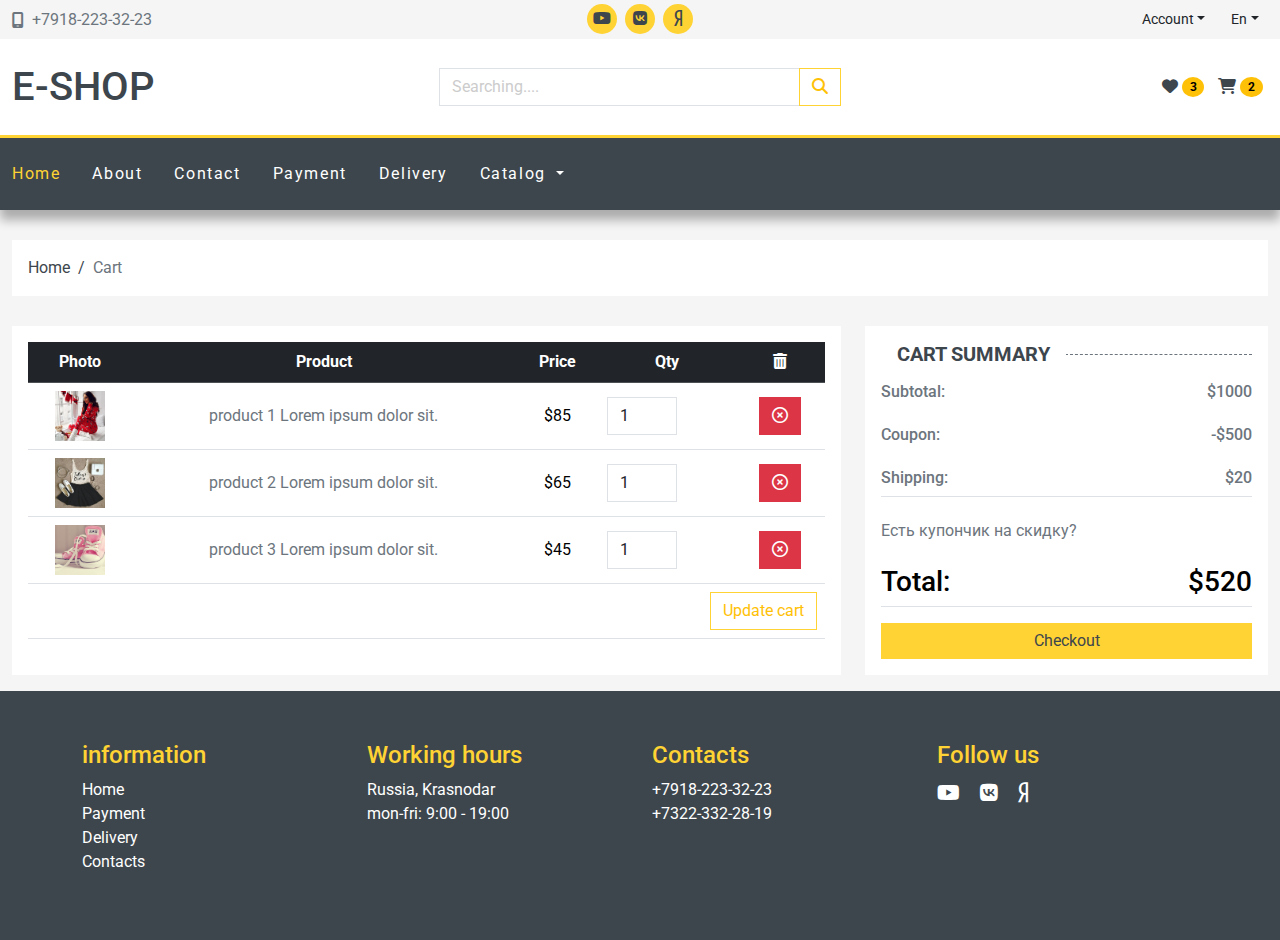
<file: cart.html>
<!DOCTYPE html>
<html lang="en">
	<head>
		<meta charset="UTF-8" />
		<meta name="viewport" content="width=device-width, initial-scale=1.0" />
		<link rel="shortcut icon" href="img/favicon.ico" type="image/x-icon" />
		<link href="css/bootstrap.min.css" rel="stylesheet" />
		<link rel="stylesheet" href="https://cdnjs.cloudflare.com/ajax/libs/font-awesome/6.6.0/css/all.min.css" />
		<link rel="stylesheet" href="./owl-carousel/dist/assets/owl.carousel.min.css" />
		<link rel="stylesheet" href="./owl-carousel/dist/assets/owl.theme.default.min.css" />
		<link rel="stylesheet" href="/css/style.css" />
		<link rel="stylesheet" href="/css/vars.css" />
		<link rel="stylesheet" href="/css/header.css" />
		<link rel="stylesheet" href="/css/main.css" />
		<link rel="stylesheet" href="/css/media.css" />
		<title>E-SHOP :: Cart</title>
	</head>
	<body>
		<div class="wrapper">
			<header class="header">
				<div class="header-top py-1">
					<div class="container-fluid">
						<div class="row">
							<div class="col-6 col-sm-4">
								<div class="header-top-phone d-flex align-items-center h-100">
									<i class="fa-solid fa-mobile-screen"></i>
									<a href="tel:+79182233223" class="ms-2">+7918-223-32-23</a>
								</div>
							</div>

							<div class="col-sm-4 d-none d-sm-block">
								<ul class="social-icons d-flex justify-content-center gap-2">
									<li>
										<a href=""><i class="fa-brands fa-youtube"></i></a>
									</li>
									<li>
										<a href=""><i class="fa-brands fa-vk"></i></a>
									</li>
									<li>
										<a href=""><i class="fa-brands fa-yandex"></i></a>
									</li>
								</ul>
							</div>

							<div class="col-6 col-sm-4 d-flex justify-content-end">
								<div class="btn-group">
									<div class="dropdown">
										<button class="btn btn-sm me-2 dropdown-toggle" type="button" data-bs-toggle="dropdown" aria-expanded="false">Account</button>
										<ul class="dropdown-menu">
											<li><a class="dropdown-item" href="./register.html">Registration</a></li>
											<li><a class="dropdown-item" href="./login.html">Login</a></li>
										</ul>
									</div>

									<div class="dropdown">
										<button class="btn btn-sm dropdown-toggle" type="button" data-bs-toggle="dropdown" aria-expanded="false">En</button>
										<ul class="dropdown-menu">
											<li><a class="dropdown-item" href="#">Ru</a></li>
											<li><a class="dropdown-item" href="#">Do</a></li>
										</ul>
									</div>
								</div>
							</div>
						</div>
					</div>
				</div>

				<div class="header-middle bg-white py-4">
					<div class="container-fluid">
						<div class="row align-items-center">
							<div class="col-sm-6 col-lg-4">
								<a href="index.html" class="header-logo h1">E-shop</a>
							</div>

							<div class="col-lg-4 order-md-2 cart-buttons text-end d-none d-lg-block">
								<a href="#!" class="btn px-1">
									<i class="fa-solid fa-heart"></i>
									<span class="badge text-bg-warning cart-badge bg-warning rounded-circle">3</span>
								</a>
								<button class="btn px-1" id="cart-open" type="button" data-bs-toggle="offcanvas2" data-bs-target="#offcanvasCart" aria-controls="offcanvasCart">
									<i class="fa-solid fa-cart-shopping"></i>
									<span class="badge text-bg-warning cart-badge bg-warning rounded-circle">2</span>
								</button>
							</div>

							<div class="col-lg-4 col-sm-6 order-md-1 mt-2 mt-md-0">
								<form action="">
									<div class="input-group">
										<input type="text" class="form-control" name="search" placeholder="Searching...." aria-label="Searching...." aria-describedby="button-search" />
										<button class="btn btn-outline-warning" type="submit" id="button-search"><i class="fa-solid fa-magnifying-glass"></i></button>
									</div>
								</form>
							</div>
						</div>
					</div>
				</div>

				<div class="offcanvas offcanvas-end" tabindex="-1" id="offcanvasCart" aria-labelledby="offcanvasCartLabel">
					<div class="offcanvas-header">
						<h5 class="offcanvas-title" id="offcanvasCartLabel">Cart</h5>
						<button type="button" class="btn-close" data-bs-dismiss="offcanvas" aria-label="Close"></button>
					</div>
					<div class="offcanvas-body">
						<div class="table-responsive">
							<table class="table offcanvasCart-table">
								<tbody>
									<tr>
										<td class="product-img-td">
											<a href="#!">
												<img src="./img/card2.jpg" alt="" />
											</a>
										</td>
										<td>
											<a href="#!">product 1 Lorem ipsum dolor sit.</a>
										</td>
										<td>$85</td>
										<td>&times;2</td>
										<td>
											<button class="btn btn-danger"><i class="fa-regular fa-circle-xmark"></i></button>
										</td>
									</tr>
									<tr>
										<td class="product-img-td">
											<a href="#!">
												<img src="./img/card3.jpg" alt="" />
											</a>
										</td>
										<td>
											<a href="#!">product 2 Lorem ipsum dolor sit.</a>
										</td>
										<td>$65</td>
										<td>&times;1</td>
										<td>
											<button class="btn btn-danger"><i class="fa-regular fa-circle-xmark"></i></button>
										</td>
									</tr>
									<tr>
										<td class="product-img-td">
											<a href="#!">
												<img src="./img/card1.jpg" alt="" />
											</a>
										</td>
										<td>
											<a href="#!">product 3 Lorem ipsum dolor sit.</a>
										</td>
										<td>$45</td>
										<td>&times;5</td>
										<td>
											<button class="btn btn-danger"><i class="fa-regular fa-circle-xmark"></i></button>
										</td>
									</tr>
								</tbody>
								<tfoot>
									<tr>
										<td colspan="4" class="text-end">total:</td>
										<td>$195</td>
									</tr>
								</tfoot>
							</table>
						</div>

						<div class="text-end mt-3">
							<a href="" class="btn btn-outline-warning">Cart</a>
							<a href="" class="btn btn-outline-secondary">Checkout</a>
						</div>

					</div>
				</div>
			</header>
			<div class="header-bottom sticky-top" id="header-nav">
				<nav class="navbar navbar-expand-lg bg-dark" data-bs-theme="dark">
					<div class="container-fluid">
						<button class="navbar-toggler" type="button" data-bs-toggle="offcanvas" data-bs-target="#offcanvasNavbar" aria-controls="offcanvasNavbar" aria-expanded="false" aria-label="Toggle navigation">
							<span class="navbar-toggler-icon"></span>
						</button>

						<div class="offcanvas offcanvas-start" id="offcanvasNavbar" tabindex="-1" aria-labelledby="offcanvasNavbarLabel">
							<div class="offcanvas-header">
								<h5 class="offcanvas-title" id="offcanvasNavbarLabel">Catalog</h5>
								<button type="button" class="btn-close" data-bs-dismiss="offcanvas" aria-label="Close"></button>
							</div>

							<div class="offcanvas-body">
								<ul class="navbar-nav">
									<li class="nav-item">
										<a class="nav-link active" aria-current="page" href="index.html">Home</a>
									</li>
									<li class="nav-item">
										<a class="nav-link" href="#">About</a>
									</li>
									<li class="nav-item">
										<a class="nav-link" href="#">Contact</a>
									</li>
									<li class="nav-item">
										<a class="nav-link" href="#">Payment</a>
									</li>
									<li class="nav-item">
										<a class="nav-link" href="#">Delivery</a>
									</li>
									<li class="nav-item dropdown">
										<a class="nav-link dropdown-toggle" href="#" role="button" data-bs-toggle="dropdown" aria-expanded="false" data-bs-auto-close="outside"> Catalog </a>
										<ul class="dropdown-menu dropdown-menu-end">
											<li>
												<a class="dropdown-item" href="category.html">Shoes</a>
											</li>
											<li>
												<a class="dropdown-item" href="category.html">Jeans</a>
											</li>
											<li class="nav-item dropend">
												<a class="dropdown-item dropdown-toggle" href="#" data-bs-toggle="dropdown" data-bs-auto-close="outside">Sportswear</a>
												<ul class="dropdown-menu dropdown-menu-end">
													<li>
														<a class="dropdown-item" href="category.html">Mens sportswear</a>
													</li>
													<li>
														<a class="dropdown-item" href="category.html">Women sportswear</a>
													</li>
													<li>
														<a class="dropdown-item" href="category.html">Babes sportswear</a>
													</li>
												</ul>
											</li>
											<li>
												<a class="dropdown-item" href="category.html">Coat</a>
											</li>
											<li>
												<a class="dropdown-item" href="category.html">Shirts</a>
											</li>
										</ul>
									</li>
								</ul>
							</div>
						</div>
						<div class="d-block d-lg-none">
							<a href="#!" class="btn px-1">
								<i class="fa-solid fa-heart"></i>
								<span class="badge text-bg-warning cart-badge bg-warning rounded-circle">3</span>
							</a>
							<button class="btn px-1" id="cart-open" type="button" data-bs-toggle="offcanvas" data-bs-target="#offcanvasCart" aria-controls="offcanvasCart">
								<i class="fa-solid fa-cart-shopping"></i>
								<span class="badge text-bg-warning cart-badge bg-warning rounded-circle">2</span>
							</button>
						</div>
					</div>
				</nav>
			</div>

			<main class="main">
				<div class="container-fluid">
					<div class="row">
						<div class="col-12">
							<nav class="breadcrumbs">
								<ul>
									<li><a href="index.html">Home</a></li>
									<li><span>Cart</span></li>
								</ul>
							</nav>
						</div>
					</div>
				</div>

				<div class="container-fluid">
					<div class="row">
						<div class="col-lg-8 mb-3">
							<div class="cart-content p-3 h-100 bg-white">
								<div class="table-responsive">
									<!-- <table class="table offcanvasCart-table"> -->
									<table class="table align-middle table-hover">
										<thead class="table-dark text-center">
											<tr>
												<th>Photo</th>
												<th>Product</th>
												<th>Price</th>
												<th>Qty</th>
												<th><i class="fa-solid fa-trash-can"></i></th>
											</tr>
										</thead>
										<tbody class="text-center">
											<tr>
												<td class="product-img-td">
													<a href="#!">
														<img src="./img/card2.jpg" alt="">
													</a>
												</td>
												<td>
													<a class="cart-content-title" href="#!">product 1 Lorem ipsum dolor sit.</a>
												</td>
												<td>$85</td>
												<td>
													<input type="number" value="1" class="form-control cart-qty">
												</td>
												<td>
													<button class="btn btn-danger"><i class="fa-regular fa-circle-xmark"></i></button>
												</td>
											</tr>
											<tr>
												<td class="product-img-td">
													<a href="#!">
														<img src="./img/card3.jpg" alt="">
													</a>
												</td>
												<td>
													<a class="cart-content-title" href="#!">product 2 Lorem ipsum dolor sit.</a>
												</td>
												<td>$65</td>
												<td>
													<input type="number" value="1" class="form-control cart-qty">
												</td>
												<td>
													<button class="btn btn-danger"><i class="fa-regular fa-circle-xmark"></i></button>
												</td>
											</tr>
											<tr>
												<td class="product-img-td">
													<a href="#!">
														<img src="./img/card1.jpg" alt="">
													</a>
												</td>
												<td>
													<a class="cart-content-title" href="#!">product 3 Lorem ipsum dolor sit.</a>
												</td>
												<td>$45</td>
												<td>
													<input type="number" value="1" class="form-control cart-qty">
												</td>
												<td>
													<button class="btn btn-danger"><i class="fa-regular fa-circle-xmark"></i></button>
												</td>
											</tr>
										</tbody>
										<tfoot>
											<tr>
												<td colspan="5" class="text-end">
													<button class="btn btn-outline-warning">Update cart</button>
												</td>
											</tr>
										</tfoot>
									</table>
								</div>
							</div>
						</div>
						<div class="col-lg-4 mb-3">
							<div class="cart-sum p-3 sidebar">
								<h5 class="section-title">
									<span>Cart Summary</span>
								</h5>
								<div class="d-flex justify-content-between my-3">
									<h6>Subtotal:</h6>
									<h6>$1000</h6>
								</div>
								<div class="d-flex justify-content-between my-3">
									<h6>Coupon:</h6>
									<h6>-$500</h6>
								</div>
								<div class="d-flex justify-content-between my-3 border-bottom">
									<h6>Shipping:</h6>
									<h6>$20</h6>
								</div>

								<button class="btn btn-link px-0 btn-coupon" data-bs-toggle="collapse" data-bs-target="#collapseCoupon">
									Есть купончик на скидку?
								</button>

								<div class="input-group collapse" id="collapseCoupon">
									<input type="text" class="form-control" placeholder="Coupon code">
									<button class="btn btn-warning"><i class="fa-regular fa-circle-check"></i></button>
								</div>

								<div class="d-flex justify-content-between my-3 border-bottom">
									<h3 class="text-black">Total:</h3>
									<h3 class="text-black">$520</h3>
								</div>
								<div class="d-grid">
									<a href="" class="btn btn-warning">Checkout</a>
								</div>
								

							</div>

						</div>
					</div>
				</div>

			</main>

			<footer class="footer" id="footer">
				<div class="container">
					<div class="row">
						<div class="col-md-3 col-6">
							<h4>information</h4>
							<ul class="list-unstyled">
								<li><a href="#!">Home</a></li>
								<li><a href="#!">Payment</a></li>
								<li><a href="#!">Delivery</a></li>
								<li><a href="#!">Contacts</a></li>
							</ul>
						</div>
						<div class="col-md-3 col-6">
							<h4>Working hours</h4>
							<ul class="list-unstyled">
								<li>Russia, Krasnodar</li>
								<li>mon-fri: 9:00 - 19:00</li>
							</ul>
						</div>
						<div class="col-md-3 col-6">
							<h4>Contacts</h4>
							<ul class="list-unstyled">
								<li><a href="tel:+79182233223">+7918-223-32-23</a></li>
								<li><a href="tel:+73223322819">+7322-332-28-19</a></li>
							</ul>
						</div>
						<div class="col-md-3 col-6">
							<h4>Follow us</h4>
							<ul class="footer-icons">
								<li>
									<a href="#!"><i class="fa-brands fa-youtube"></i></a>
								</li>
								<li>
									<a href="#!"><i class="fa-brands fa-vk"></i></a>
								</li>
								<li>
									<a href="#!"><i class="fa-brands fa-yandex"></i></a>
								</li>
							</ul>
						</div>
					</div>
				</div>
			</footer>
		</div>

		<button id="top">
			<i class="fa-solid fa-angles-up"></i>
		</button>

		<script src="/js/bootstrap.bundle.min.js"></script>
		<script src="https://cdnjs.cloudflare.com/ajax/libs/jquery/3.7.1/jquery.min.js"></script>
		<script src="./owl-carousel/dist/owl.carousel.min.js"></script>

		<script src="/js/script.js"></script>
	</body>
</html>
</file>
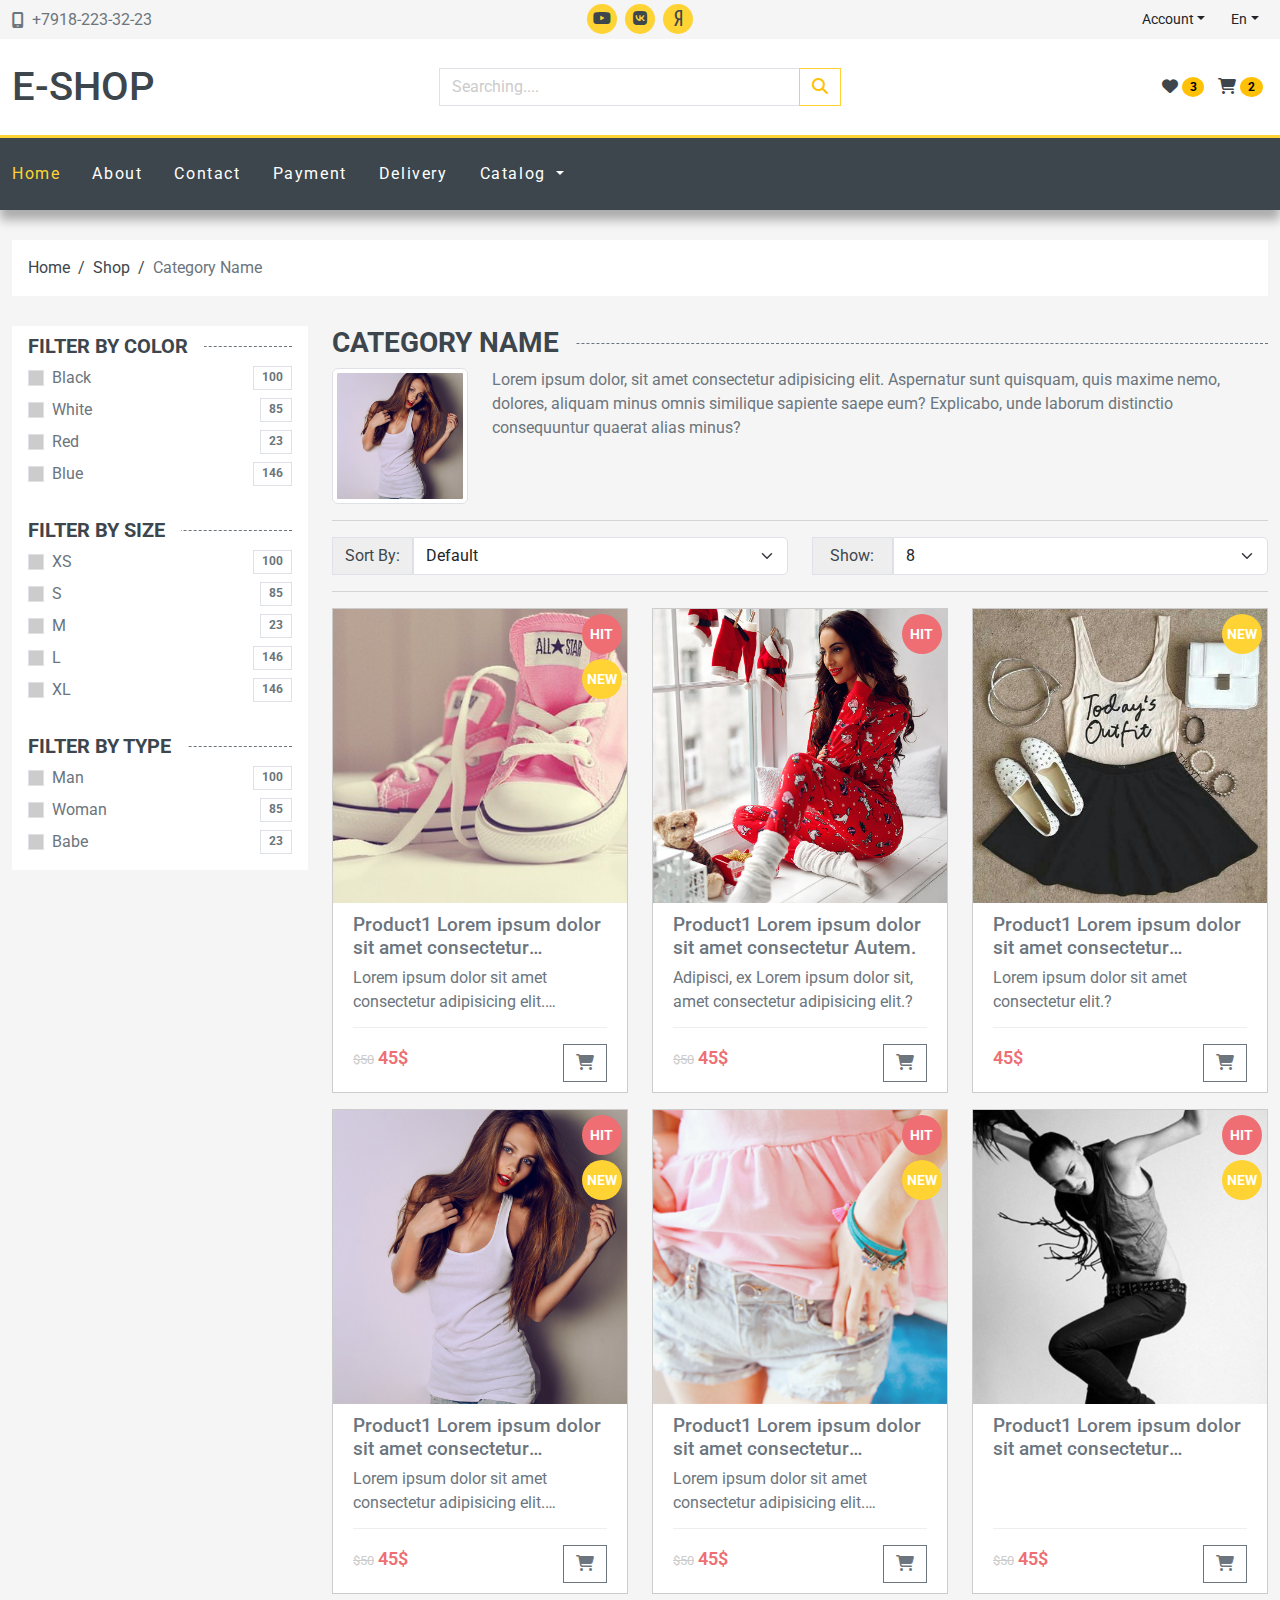
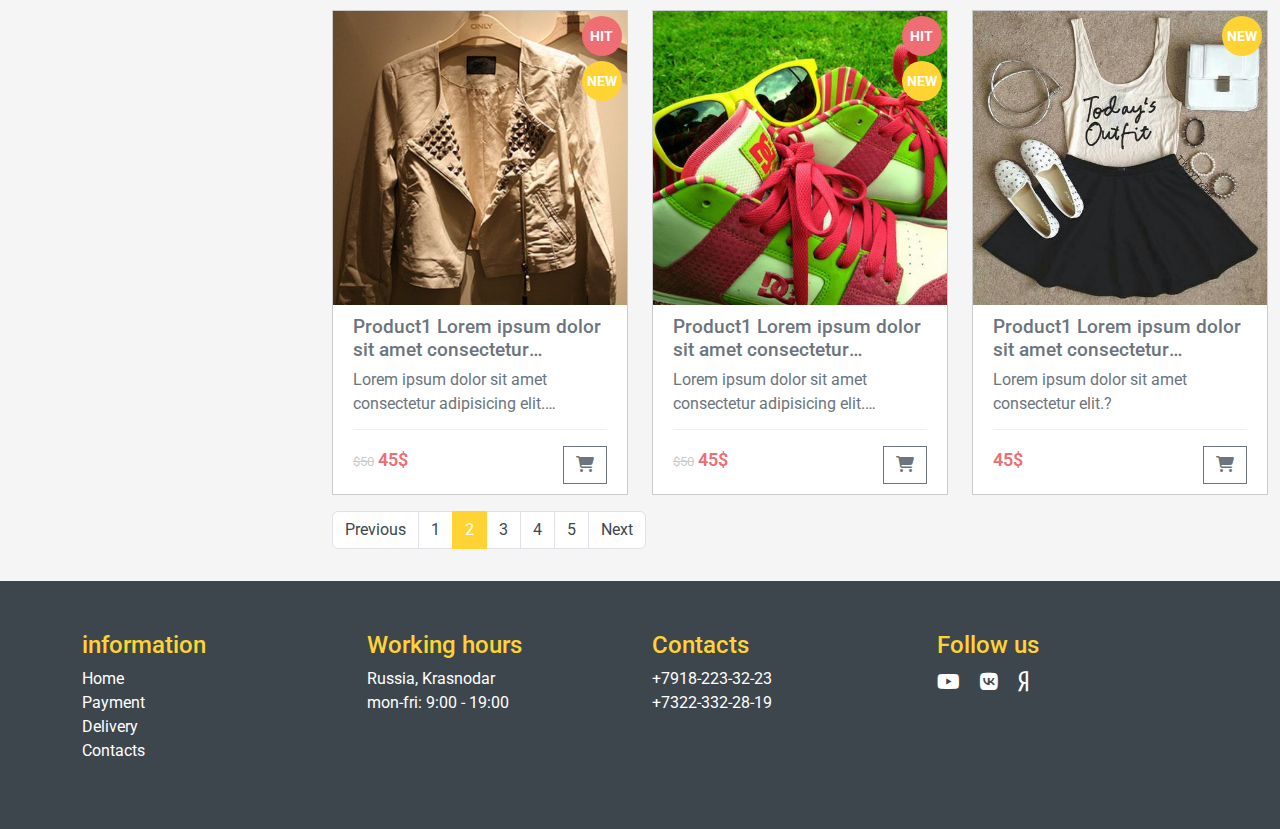
<file: category.html>
<!DOCTYPE html>
<html lang="en">
	<head>
		<meta charset="UTF-8" />
		<meta name="viewport" content="width=device-width, initial-scale=1.0" />
		<link rel="shortcut icon" href="img/favicon.ico" type="image/x-icon" />
		<link href="css/bootstrap.min.css" rel="stylesheet" />
		<link rel="stylesheet" href="https://cdnjs.cloudflare.com/ajax/libs/font-awesome/6.6.0/css/all.min.css" />
		<link rel="stylesheet" href="./owl-carousel/dist/assets/owl.carousel.min.css" />
		<link rel="stylesheet" href="./owl-carousel/dist/assets/owl.theme.default.min.css" />
		<link rel="stylesheet" href="/css/style.css" />
		<link rel="stylesheet" href="/css/vars.css" />
		<link rel="stylesheet" href="/css/header.css" />
		<link rel="stylesheet" href="/css/main.css" />
		<link rel="stylesheet" href="/css/media.css" />
		<title>E-SHOP :: Category</title>
	</head>
	<body>
		<div class="wrapper">
			<header class="header">
				<div class="header-top py-1">
					<div class="container-fluid">
						<div class="row">
							<div class="col-6 col-sm-4">
								<div class="header-top-phone d-flex align-items-center h-100">
									<i class="fa-solid fa-mobile-screen"></i>
									<a href="tel:+79182233223" class="ms-2">+7918-223-32-23</a>
								</div>
							</div>

							<div class="col-sm-4 d-none d-sm-block">
								<ul class="social-icons d-flex justify-content-center gap-2">
									<li>
										<a href=""><i class="fa-brands fa-youtube"></i></a>
									</li>
									<li>
										<a href=""><i class="fa-brands fa-vk"></i></a>
									</li>
									<li>
										<a href=""><i class="fa-brands fa-yandex"></i></a>
									</li>
								</ul>
							</div>

							<div class="col-6 col-sm-4 d-flex justify-content-end">
								<div class="btn-group">
									<div class="dropdown">
										<button class="btn btn-sm me-2 dropdown-toggle" type="button" data-bs-toggle="dropdown" aria-expanded="false">Account</button>
										<ul class="dropdown-menu">
											<li><a class="dropdown-item" href="./register.html">Registration</a></li>
											<li><a class="dropdown-item" href="./login.html">Login</a></li>
										</ul>
									</div>

									<div class="dropdown">
										<button class="btn btn-sm dropdown-toggle" type="button" data-bs-toggle="dropdown" aria-expanded="false">En</button>
										<ul class="dropdown-menu">
											<li><a class="dropdown-item" href="#">Ru</a></li>
											<li><a class="dropdown-item" href="#">Do</a></li>
										</ul>
									</div>
								</div>
							</div>
						</div>
					</div>
				</div>

				<div class="header-middle bg-white py-4">
					<div class="container-fluid">
						<div class="row align-items-center">
							<div class="col-sm-6 col-lg-4">
								<a href="index.html" class="header-logo h1">E-shop</a>
							</div>

							<div class="col-lg-4 order-md-2 cart-buttons text-end d-none d-lg-block">
								<a href="#!" class="btn px-1">
									<i class="fa-solid fa-heart"></i>
									<span class="badge text-bg-warning cart-badge bg-warning rounded-circle">3</span>
								</a>
								<button class="btn px-1" id="cart-open" type="button" data-bs-toggle="offcanvas2" data-bs-target="#offcanvasCart" aria-controls="offcanvasCart">
									<i class="fa-solid fa-cart-shopping"></i>
									<span class="badge text-bg-warning cart-badge bg-warning rounded-circle">2</span>
								</button>
							</div>

							<div class="col-lg-4 col-sm-6 order-md-1 mt-2 mt-md-0">
								<form action="">
									<div class="input-group">
										<input type="text" class="form-control" name="search" placeholder="Searching...." aria-label="Searching...." aria-describedby="button-search" />
										<button class="btn btn-outline-warning" type="submit" id="button-search"><i class="fa-solid fa-magnifying-glass"></i></button>
									</div>
								</form>
							</div>
						</div>
					</div>
				</div>

				<div class="offcanvas offcanvas-end" tabindex="-1" id="offcanvasCart" aria-labelledby="offcanvasCartLabel">
					<div class="offcanvas-header">
						<h5 class="offcanvas-title" id="offcanvasCartLabel">Cart</h5>
						<button type="button" class="btn-close" data-bs-dismiss="offcanvas" aria-label="Close"></button>
					</div>
					<div class="offcanvas-body">
						<div class="table-responsive">
							<table class="table offcanvasCart-table">
								<tbody>
									<tr>
										<td class="product-img-td">
											<a href="#!">
												<img src="./img/card2.jpg" alt="" />
											</a>
										</td>
										<td>
											<a href="#!">product 1 Lorem ipsum dolor sit.</a>
										</td>
										<td>$85</td>
										<td>&times;2</td>
										<td>
											<button class="btn btn-danger"><i class="fa-regular fa-circle-xmark"></i></button>
										</td>
									</tr>
									<tr>
										<td class="product-img-td">
											<a href="#!">
												<img src="./img/card3.jpg" alt="" />
											</a>
										</td>
										<td>
											<a href="#!">product 2 Lorem ipsum dolor sit.</a>
										</td>
										<td>$65</td>
										<td>&times;1</td>
										<td>
											<button class="btn btn-danger"><i class="fa-regular fa-circle-xmark"></i></button>
										</td>
									</tr>
									<tr>
										<td class="product-img-td">
											<a href="#!">
												<img src="./img/card1.jpg" alt="" />
											</a>
										</td>
										<td>
											<a href="#!">product 3 Lorem ipsum dolor sit.</a>
										</td>
										<td>$45</td>
										<td>&times;5</td>
										<td>
											<button class="btn btn-danger"><i class="fa-regular fa-circle-xmark"></i></button>
										</td>
									</tr>
								</tbody>
								<tfoot>
									<tr>
										<td colspan="4" class="text-end">total:</td>
										<td>$195</td>
									</tr>
								</tfoot>
							</table>
						</div>

						<div class="text-end mt-3">
							<a href="" class="btn btn-outline-warning">Cart</a>
							<a href="" class="btn btn-outline-secondary">Checkout</a>
						</div>

					</div>
				</div>
			</header>
			<div class="header-bottom sticky-top" id="header-nav">
				<nav class="navbar navbar-expand-lg bg-dark" data-bs-theme="dark">
					<div class="container-fluid">
						<button class="navbar-toggler" type="button" data-bs-toggle="offcanvas" data-bs-target="#offcanvasNavbar" aria-controls="offcanvasNavbar" aria-expanded="false" aria-label="Toggle navigation">
							<span class="navbar-toggler-icon"></span>
						</button>

						<div class="offcanvas offcanvas-start" id="offcanvasNavbar" tabindex="-1" aria-labelledby="offcanvasNavbarLabel">
							<div class="offcanvas-header">
								<h5 class="offcanvas-title" id="offcanvasNavbarLabel">Catalog</h5>
								<button type="button" class="btn-close" data-bs-dismiss="offcanvas" aria-label="Close"></button>
							</div>

							<div class="offcanvas-body">
								<ul class="navbar-nav">
									<li class="nav-item">
										<a class="nav-link active" aria-current="page" href="index.html">Home</a>
									</li>
									<li class="nav-item">
										<a class="nav-link" href="#">About</a>
									</li>
									<li class="nav-item">
										<a class="nav-link" href="#">Contact</a>
									</li>
									<li class="nav-item">
										<a class="nav-link" href="#">Payment</a>
									</li>
									<li class="nav-item">
										<a class="nav-link" href="#">Delivery</a>
									</li>
									<li class="nav-item dropdown">
										<a class="nav-link dropdown-toggle" href="#" role="button" data-bs-toggle="dropdown" aria-expanded="false" data-bs-auto-close="outside"> Catalog </a>
										<ul class="dropdown-menu dropdown-menu-end">
											<li>
												<a class="dropdown-item" href="category.html">Shoes</a>
											</li>
											<li>
												<a class="dropdown-item" href="category.html">Jeans</a>
											</li>
											<li class="nav-item dropend">
												<a class="dropdown-item dropdown-toggle" href="#" data-bs-toggle="dropdown" data-bs-auto-close="outside">Sportswear</a>
												<ul class="dropdown-menu dropdown-menu-end">
													<li>
														<a class="dropdown-item" href="category.html">Mens sportswear</a>
													</li>
													<li>
														<a class="dropdown-item" href="category.html">Women sportswear</a>
													</li>
													<li>
														<a class="dropdown-item" href="category.html">Babes sportswear</a>
													</li>
												</ul>
											</li>
											<li>
												<a class="dropdown-item" href="category.html">Coat</a>
											</li>
											<li>
												<a class="dropdown-item" href="category.html">Shirts</a>
											</li>
										</ul>
									</li>
								</ul>
							</div>
						</div>
						<div class="d-block d-lg-none">
							<a href="#!" class="btn px-1">
								<i class="fa-solid fa-heart"></i>
								<span class="badge text-bg-warning cart-badge bg-warning rounded-circle">3</span>
							</a>
							<button class="btn px-1" id="cart-open" type="button" data-bs-toggle="offcanvas" data-bs-target="#offcanvasCart" aria-controls="offcanvasCart">
								<i class="fa-solid fa-cart-shopping"></i>
								<span class="badge text-bg-warning cart-badge bg-warning rounded-circle">2</span>
							</button>
						</div>
					</div>
				</nav>
			</div>

			<main class="main">
				<div class="container-fluid">
					<div class="row">
						<div class="col-12">
							<nav class="breadcrumbs">
								<ul>
									<li><a href="index.html">Home</a></li>
									<li><a href="#!">Shop</a></li>
									<li><span>Category Name</span></li>
								</ul>
							</nav>
						</div>
					</div>
				</div>

				<div class="container-fluid">
					<div class="row sidebar-wrapper">
						<div class="col-lg-3 col-md-4">
							<div class="sidebar mb-3">

								<button class="btn btn-warning w-100 collapse-filters-btn" type="button" data-bs-toggle="collapse" data-bs-target="#collapseFilters" aria-expanded="false" aria-controls="collapseExample">
									<i class="fa-solid fa-sort"></i>
									Filters
								</button>
								

								<div class="collapse collapse-filters" id="collapseFilters">

									<div class="filter-block">
										<h5 class="section-title"><span>Filter by color</span></h5>
										<form action="">
											<div class="form-check d-flex justify-content-between">
												<div>
													<input class="form-check-input" type="checkbox" value="" id="black" />
													<label class="form-check-label" for="black"> Black </label>
												</div>
												<span class="badge border rounded-0">100</span>
											</div>
											<div class="form-check d-flex justify-content-between">
												<div>
													<input class="form-check-input" type="checkbox" value="" id="white" />
													<label class="form-check-label" for="white"> White </label>
												</div>
												<span class="badge border rounded-0">85</span>
											</div>
											<div class="form-check d-flex justify-content-between">
												<div>
													<input class="form-check-input" type="checkbox" value="" id="red" />
													<label class="form-check-label" for="red"> Red </label>
												</div>
												<span class="badge border rounded-0">23</span>
											</div>
											<div class="form-check d-flex justify-content-between">
												<div>
													<input class="form-check-input" type="checkbox" value="" id="blue" />
													<label class="form-check-label" for="blue"> Blue </label>
												</div>
												<span class="badge border rounded-0">146</span>
											</div>
										</form>
									</div>
	
									<div class="filter-block">
										<h5 class="section-title"><span>Filter by size</span></h5>
										<form action="">
											<div class="form-check d-flex justify-content-between">
												<div>
													<input class="form-check-input" type="checkbox" value="" id="black" />
													<label class="form-check-label" for="black"> XS </label>
												</div>
												<span class="badge border rounded-0">100</span>
											</div>
											<div class="form-check d-flex justify-content-between">
												<div>
													<input class="form-check-input" type="checkbox" value="" id="white" />
													<label class="form-check-label" for="white"> S </label>
												</div>
												<span class="badge border rounded-0">85</span>
											</div>
											<div class="form-check d-flex justify-content-between">
												<div>
													<input class="form-check-input" type="checkbox" value="" id="red" />
													<label class="form-check-label" for="red"> M </label>
												</div>
												<span class="badge border rounded-0">23</span>
											</div>
											<div class="form-check d-flex justify-content-between">
												<div>
													<input class="form-check-input" type="checkbox" value="" id="blue" />
													<label class="form-check-label" for="blue"> L </label>
												</div>
												<span class="badge border rounded-0">146</span>
											</div>
											<div class="form-check d-flex justify-content-between">
												<div>
													<input class="form-check-input" type="checkbox" value="" id="blue" />
													<label class="form-check-label" for="blue"> XL </label>
												</div>
												<span class="badge border rounded-0">146</span>
											</div>
										</form>
									</div>
	
									<div class="filter-block">
										<h5 class="section-title"><span>Filter by type</span></h5>
										<form action="">
											<div class="form-check d-flex justify-content-between">
												<div>
													<input class="form-check-input" type="checkbox" value="" id="black" />
													<label class="form-check-label" for="black"> Man </label>
												</div>
												<span class="badge border rounded-0">100</span>
											</div>
											<div class="form-check d-flex justify-content-between">
												<div>
													<input class="form-check-input" type="checkbox" value="" id="white" />
													<label class="form-check-label" for="white"> Woman </label>
												</div>
												<span class="badge border rounded-0">85</span>
											</div>
											<div class="form-check d-flex justify-content-between">
												<div>
													<input class="form-check-input" type="checkbox" value="" id="red" />
													<label class="form-check-label" for="red"> Babe </label>
												</div>
												<span class="badge border rounded-0">23</span>
											</div>
										</form>
									</div>
								</div>


							</div>
						</div>
						<div class="col-lg-9 col-md-8">
							<div class="row mb-3">
								<div class="col-12">
									<h1 class="section-title h3">
										<span>Category name</span>
									</h1>
								</div>
								<div class="col-4 col-sm-2">
									<img src="./img/card4.jpg" alt="" class="img-thumbnail" />
								</div>
								<div class="col-8 col-sm-10">
									<p>Lorem ipsum dolor, sit amet consectetur adipisicing elit. Aspernatur sunt quisquam, quis maxime nemo, dolores, aliquam minus omnis similique sapiente saepe eum? Explicabo, unde laborum distinctio consequuntur quaerat alias minus?</p>
								</div>
							</div>

							<hr />

							<div class="row gap-2 gap-sm-0">
								<div class="col-sm-6 sort-by-wrapper">
									<div class="sort-by">
										<p>Sort By:</p>
									</div>
									<select class="form-select" aria-label="Sort By:">
										<option selected>Default</option>
										<option value="1">Name (a-z)</option>
										<option value="2">Name (z-a)</option>
										<option value="3">Price (low &gt; high)</option>
										<option value="4">Price (high &gt; low)</option>
									</select>
								</div>
								<div class="col-sm-6 sort-by-wrapper">
									<div class="sort-by">
										<p>Show:</p>
									</div>
									<select class="form-select" aria-label="Show:">
										<option selected>8</option>
										<option value="15">15</option>
										<option value="30">30</option>
										<option value="45">45</option>
									</select>
								</div>
							</div>

							<hr />

							<div class="row">
								<div class="col-lg-4 col-sm-6 mb-3">
									<div class="product-card">
										<div class="product-card-offer">
											<div class="offer-hit">Hit</div>
											<div class="offer-new">New</div>
										</div>
										<div class="product-thumd">
											<a href="product.html">
												<img src="./img/card1.jpg" alt="#!" />
											</a>
										</div>
										<div class="products-details">
											<h4>
												<a href="product.html">Product1 Lorem ipsum dolor sit amet consectetur adipisicing Lorem ipsum dolor sit amet consectetur adipisicing elit. Autem.</a>
											</h4>
											<p class="product-excerpt">Lorem ipsum dolor sit amet consectetur adipisicing elit. Adipisci, ex Lorem ipsum dolor sit, amet consectetur adipisicing elit.?</p>
											<div class="product-bottom-details d-flex justify-content-between">
												<div class="product-price">
													<small>$50</small>
													45$
												</div>
												<div class="product-links">
													<a href="#!" class="btn btn-outline-secondary add-to-cart">
														<i class="fa-solid fa-cart-shopping"></i>
													</a>
												</div>
											</div>
										</div>
									</div>
								</div>

								<div class="col-lg-4 col-sm-6 mb-3">
									<div class="product-card">
										<div class="product-card-offer">
											<div class="offer-hit">Hit</div>
										</div>
										<div class="product-thumd">
											<a href="product.html">
												<img src="./img/card2.jpg" alt="#!" />
											</a>
										</div>
										<div class="products-details">
											<h4>
												<a href="product.html">Product1 Lorem ipsum dolor sit amet consectetur Autem.</a>
											</h4>
											<p class="product-excerpt">Adipisci, ex Lorem ipsum dolor sit, amet consectetur adipisicing elit.?</p>
											<div class="product-bottom-details d-flex justify-content-between">
												<div class="product-price">
													<small>$50</small>
													45$
												</div>
												<div class="product-links">
													<a href="#!" class="btn btn-outline-secondary add-to-cart">
														<i class="fa-solid fa-cart-shopping"></i>
													</a>
												</div>
											</div>
										</div>
									</div>
								</div>

								<div class="col-lg-4 col-sm-6 mb-3">
									<div class="product-card">
										<div class="product-card-offer">
											<div class="offer-new">New</div>
										</div>
										<div class="product-thumd">
											<a href="product.html">
												<img src="./img/card3.jpg" alt="#!" />
											</a>
										</div>
										<div class="products-details">
											<h4>
												<a href="product.html">Product1 Lorem ipsum dolor sit amet consectetur adipisicing Lorem ipsum dolor sit amet consectetur adipisicing elit. Autem.</a>
											</h4>
											<p class="product-excerpt">Lorem ipsum dolor sit amet consectetur elit.?</p>
											<div class="product-bottom-details d-flex justify-content-between">
												<div class="product-price">45$</div>
												<div class="product-links">
													<a href="#!" class="btn btn-outline-secondary add-to-cart">
														<i class="fa-solid fa-cart-shopping"></i>
													</a>
												</div>
											</div>
										</div>
									</div>
								</div>

								<div class="col-lg-4 col-sm-6 mb-3">
									<div class="product-card">
										<div class="product-card-offer">
											<div class="offer-hit">Hit</div>
											<div class="offer-new">New</div>
										</div>
										<div class="product-thumd">
											<a href="product.html">
												<img src="./img/card4.jpg" alt="#!" />
											</a>
										</div>
										<div class="products-details">
											<h4>
												<a href="product.html">Product1 Lorem ipsum dolor sit amet consectetur adipisicing Lorem ipsum dolor sit amet consectetur adipisicing elit. Autem.</a>
											</h4>
											<p class="product-excerpt">Lorem ipsum dolor sit amet consectetur adipisicing elit. Adipisci, ex Lorem ipsum dolor sit, amet consectetur adipisicing elit.?</p>
											<div class="product-bottom-details d-flex justify-content-between">
												<div class="product-price">
													<small>$50</small>
													45$
												</div>
												<div class="product-links">
													<a href="#!" class="btn btn-outline-secondary add-to-cart">
														<i class="fa-solid fa-cart-shopping"></i>
													</a>
												</div>
											</div>
										</div>
									</div>
								</div>

								<div class="col-lg-4 col-sm-6 mb-3">
									<div class="product-card">
										<div class="product-card-offer">
											<div class="offer-hit">Hit</div>
											<div class="offer-new">New</div>
										</div>
										<div class="product-thumd">
											<a href="product.html">
												<img src="./img/card5.png" alt="#!" />
											</a>
										</div>
										<div class="products-details">
											<h4>
												<a href="product.html">Product1 Lorem ipsum dolor sit amet consectetur adipisicing Lorem ipsum dolor sit amet consectetur adipisicing elit. Autem.</a>
											</h4>
											<p class="product-excerpt">Lorem ipsum dolor sit amet consectetur adipisicing elit. Adipisci, ex Lorem ipsum dolor sit, amet consectetur adipisicing elit.?</p>
											<div class="product-bottom-details d-flex justify-content-between">
												<div class="product-price">
													<small>$50</small>
													45$
												</div>
												<div class="product-links">
													<a href="#!" class="btn btn-outline-secondary add-to-cart">
														<i class="fa-solid fa-cart-shopping"></i>
													</a>
												</div>
											</div>
										</div>
									</div>
								</div>

								<div class="col-lg-4 col-sm-6 mb-3">
									<div class="product-card">
										<div class="product-card-offer">
											<div class="offer-hit">Hit</div>
											<div class="offer-new">New</div>
										</div>
										<div class="product-thumd">
											<a href="product.html">
												<img src="./img/card6.jpg" alt="#!" />
											</a>
										</div>
										<div class="products-details">
											<h4>
												<a href="product.html">Product1 Lorem ipsum dolor sit amet consectetur adipisicing Lorem ipsum dolor sit amet consectetur adipisicing elit. Autem.</a>
											</h4>
											<p class="product-excerpt"></p>
											<div class="product-bottom-details d-flex justify-content-between">
												<div class="product-price">
													<small>$50</small>
													45$
												</div>
												<div class="product-links">
													<a href="#!" class="btn btn-outline-secondary add-to-cart">
														<i class="fa-solid fa-cart-shopping"></i>
													</a>
												</div>
											</div>
										</div>
									</div>
								</div>

								<div class="col-lg-4 col-sm-6 mb-3">
									<div class="product-card">
										<div class="product-card-offer">
											<div class="offer-hit">Hit</div>
											<div class="offer-new">New</div>
										</div>
										<div class="product-thumd">
											<a href="product.html">
												<img src="./img/card7.jpg" alt="#!" />
											</a>
										</div>
										<div class="products-details">
											<h4>
												<a href="product.html">Product1 Lorem ipsum dolor sit amet consectetur adipisicing Lorem ipsum dolor sit amet consectetur adipisicing elit. Autem.</a>
											</h4>
											<p class="product-excerpt">Lorem ipsum dolor sit amet consectetur adipisicing elit. Adipisci, ex Lorem ipsum dolor sit, amet consectetur adipisicing elit.?</p>
											<div class="product-bottom-details d-flex justify-content-between">
												<div class="product-price">
													<small>$50</small>
													45$
												</div>
												<div class="product-links">
													<a href="#!" class="btn btn-outline-secondary add-to-cart">
														<i class="fa-solid fa-cart-shopping"></i>
													</a>
												</div>
											</div>
										</div>
									</div>
								</div>

								<div class="col-lg-4 col-sm-6 mb-3">
									<div class="product-card">
										<div class="product-card-offer">
											<div class="offer-hit">Hit</div>
											<div class="offer-new">New</div>
										</div>
										<div class="product-thumd">
											<a href="product.html">
												<img src="./img/card8.jpg" alt="#!" />
											</a>
										</div>
										<div class="products-details">
											<h4>
												<a href="product.html">Product1 Lorem ipsum dolor sit amet consectetur adipisicing Lorem ipsum dolor sit amet consectetur adipisicing elit. Autem.</a>
											</h4>
											<p class="product-excerpt">Lorem ipsum dolor sit amet consectetur adipisicing elit. Adipisci, ex Lorem ipsum dolor sit, amet consectetur adipisicing elit.?</p>
											<div class="product-bottom-details d-flex justify-content-between">
												<div class="product-price">
													<small>$50</small>
													45$
												</div>
												<div class="product-links">
													<a href="#!" class="btn btn-outline-secondary add-to-cart">
														<i class="fa-solid fa-cart-shopping"></i>
													</a>
												</div>
											</div>
										</div>
									</div>
								</div>

								<div class="col-lg-4 col-sm-6 mb-3">
									<div class="product-card">
										<div class="product-card-offer">
											<div class="offer-new">New</div>
										</div>
										<div class="product-thumd">
											<a href="product.html">
												<img src="./img/card3.jpg" alt="#!" />
											</a>
										</div>
										<div class="products-details">
											<h4>
												<a href="product.html">Product1 Lorem ipsum dolor sit amet consectetur adipisicing Lorem ipsum dolor sit amet consectetur adipisicing elit. Autem.</a>
											</h4>
											<p class="product-excerpt">Lorem ipsum dolor sit amet consectetur elit.?</p>
											<div class="product-bottom-details d-flex justify-content-between">
												<div class="product-price">45$</div>
												<div class="product-links">
													<a href="#!" class="btn btn-outline-secondary add-to-cart">
														<i class="fa-solid fa-cart-shopping"></i>
													</a>
												</div>
											</div>
										</div>
									</div>
								</div>
							</div>

							<!-- Pagination -->
							<div class="row col-12">
								<nav aria-label="Page navigation example">
									<ul class="pagination">
										<li class="page-item"><a class="page-link" href="#">Previous</a></li>
										<li class="page-item"><a class="page-link" href="#">1</a></li>
										<li class="page-item active" aria-current="page"><a class="page-link" href="#">2</a></li>
										<li class="page-item"><a class="page-link" href="#">3</a></li>
										<li class="page-item"><a class="page-link" href="#">4</a></li>
										<li class="page-item"><a class="page-link" href="#">5</a></li>
										<li class="page-item"><a class="page-link" href="#">Next</a></li>
									</ul>
								</nav>
							</div>
							<!-- /Pagination -->
						</div>
					</div>
				</div>
			</main>

			<footer class="footer" id="footer">
				<div class="container">
					<div class="row">
						<div class="col-md-3 col-6">
							<h4>information</h4>
							<ul class="list-unstyled">
								<li><a href="#!">Home</a></li>
								<li><a href="#!">Payment</a></li>
								<li><a href="#!">Delivery</a></li>
								<li><a href="#!">Contacts</a></li>
							</ul>
						</div>
						<div class="col-md-3 col-6">
							<h4>Working hours</h4>
							<ul class="list-unstyled">
								<li>Russia, Krasnodar</li>
								<li>mon-fri: 9:00 - 19:00</li>
							</ul>
						</div>
						<div class="col-md-3 col-6">
							<h4>Contacts</h4>
							<ul class="list-unstyled">
								<li><a href="tel:+79182233223">+7918-223-32-23</a></li>
								<li><a href="tel:+73223322819">+7322-332-28-19</a></li>
							</ul>
						</div>
						<div class="col-md-3 col-6">
							<h4>Follow us</h4>
							<ul class="footer-icons">
								<li>
									<a href="#!"><i class="fa-brands fa-youtube"></i></a>
								</li>
								<li>
									<a href="#!"><i class="fa-brands fa-vk"></i></a>
								</li>
								<li>
									<a href="#!"><i class="fa-brands fa-yandex"></i></a>
								</li>
							</ul>
						</div>
					</div>
				</div>
			</footer>
		</div>

		<button id="top">
			<i class="fa-solid fa-angles-up"></i>
		</button>

		<script src="/js/bootstrap.bundle.min.js"></script>
		<script src="https://cdnjs.cloudflare.com/ajax/libs/jquery/3.7.1/jquery.min.js"></script>
		<script src="./owl-carousel/dist/owl.carousel.min.js"></script>

		<script src="/js/script.js"></script>
	</body>
</html>
</file>
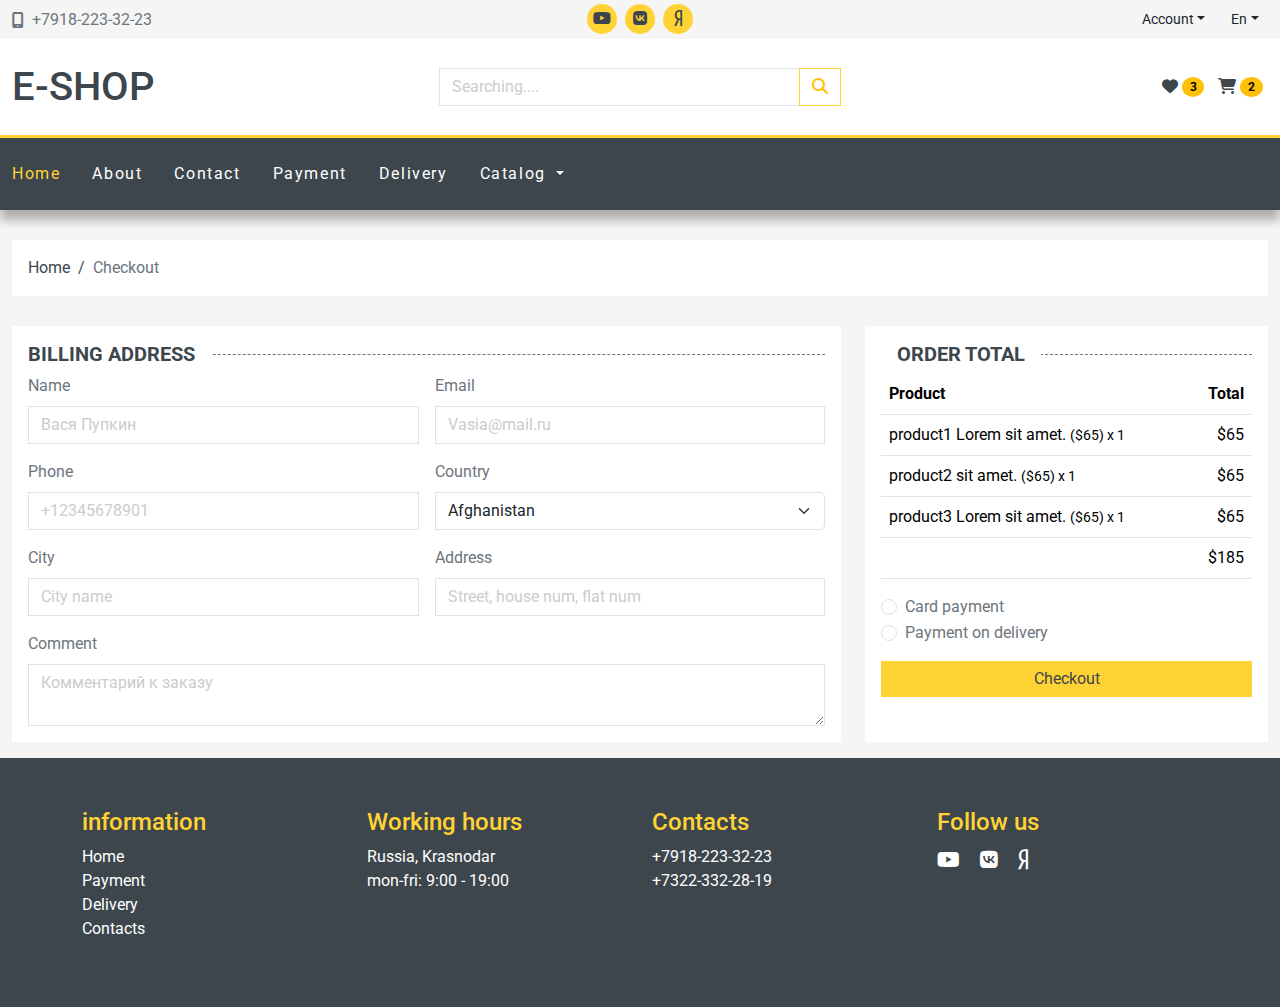
<file: checkout.html>
<!DOCTYPE html>
<html lang="en">
	<head>
		<meta charset="UTF-8" />
		<meta name="viewport" content="width=device-width, initial-scale=1.0" />
		<link rel="shortcut icon" href="img/favicon.ico" type="image/x-icon" />
		<link href="css/bootstrap.min.css" rel="stylesheet" />
		<link rel="stylesheet" href="https://cdnjs.cloudflare.com/ajax/libs/font-awesome/6.6.0/css/all.min.css" />
		<link rel="stylesheet" href="./owl-carousel/dist/assets/owl.carousel.min.css" />
		<link rel="stylesheet" href="./owl-carousel/dist/assets/owl.theme.default.min.css" />
		<link rel="stylesheet" href="/css/style.css" />
		<link rel="stylesheet" href="/css/vars.css" />
		<link rel="stylesheet" href="/css/header.css" />
		<link rel="stylesheet" href="/css/main.css" />
		<link rel="stylesheet" href="/css/media.css" />
		<title>E-SHOP :: Checkout</title>
	</head>
	<body>
		<div class="wrapper">
			<header class="header">
				<div class="header-top py-1">
					<div class="container-fluid">
						<div class="row">
							<div class="col-6 col-sm-4">
								<div class="header-top-phone d-flex align-items-center h-100">
									<i class="fa-solid fa-mobile-screen"></i>
									<a href="tel:+79182233223" class="ms-2">+7918-223-32-23</a>
								</div>
							</div>

							<div class="col-sm-4 d-none d-sm-block">
								<ul class="social-icons d-flex justify-content-center gap-2">
									<li>
										<a href=""><i class="fa-brands fa-youtube"></i></a>
									</li>
									<li>
										<a href=""><i class="fa-brands fa-vk"></i></a>
									</li>
									<li>
										<a href=""><i class="fa-brands fa-yandex"></i></a>
									</li>
								</ul>
							</div>

							<div class="col-6 col-sm-4 d-flex justify-content-end">
								<div class="btn-group">
									<div class="dropdown">
										<button class="btn btn-sm me-2 dropdown-toggle" type="button" data-bs-toggle="dropdown" aria-expanded="false">Account</button>
										<ul class="dropdown-menu">
											<li><a class="dropdown-item" href="./register.html">Registration</a></li>
											<li><a class="dropdown-item" href="./login.html">Login</a></li>
										</ul>
									</div>

									<div class="dropdown">
										<button class="btn btn-sm dropdown-toggle" type="button" data-bs-toggle="dropdown" aria-expanded="false">En</button>
										<ul class="dropdown-menu">
											<li><a class="dropdown-item" href="#">Ru</a></li>
											<li><a class="dropdown-item" href="#">Do</a></li>
										</ul>
									</div>
								</div>
							</div>
						</div>
					</div>
				</div>

				<div class="header-middle bg-white py-4">
					<div class="container-fluid">
						<div class="row align-items-center">
							<div class="col-sm-6 col-lg-4">
								<a href="index.html" class="header-logo h1">E-shop</a>
							</div>

							<div class="col-lg-4 order-md-2 cart-buttons text-end d-none d-lg-block">
								<a href="#!" class="btn px-1">
									<i class="fa-solid fa-heart"></i>
									<span class="badge text-bg-warning cart-badge bg-warning rounded-circle">3</span>
								</a>
								<button class="btn px-1" id="cart-open" type="button" data-bs-toggle="offcanvas2" data-bs-target="#offcanvasCart" aria-controls="offcanvasCart">
									<i class="fa-solid fa-cart-shopping"></i>
									<span class="badge text-bg-warning cart-badge bg-warning rounded-circle">2</span>
								</button>
							</div>

							<div class="col-lg-4 col-sm-6 order-md-1 mt-2 mt-md-0">
								<form action="">
									<div class="input-group">
										<input type="text" class="form-control" name="search" placeholder="Searching...." aria-label="Searching...." aria-describedby="button-search" />
										<button class="btn btn-outline-warning" type="submit" id="button-search"><i class="fa-solid fa-magnifying-glass"></i></button>
									</div>
								</form>
							</div>
						</div>
					</div>
				</div>

				<div class="offcanvas offcanvas-end" tabindex="-1" id="offcanvasCart" aria-labelledby="offcanvasCartLabel">
					<div class="offcanvas-header">
						<h5 class="offcanvas-title" id="offcanvasCartLabel">Cart</h5>
						<button type="button" class="btn-close" data-bs-dismiss="offcanvas" aria-label="Close"></button>
					</div>
					<div class="offcanvas-body">
						<div class="table-responsive">
							<table class="table offcanvasCart-table">
								<tbody>
									<tr>
										<td class="product-img-td">
											<a href="#!">
												<img src="./img/card2.jpg" alt="" />
											</a>
										</td>
										<td>
											<a href="#!">product 1 Lorem ipsum dolor sit.</a>
										</td>
										<td>$85</td>
										<td>&times;2</td>
										<td>
											<button class="btn btn-danger"><i class="fa-regular fa-circle-xmark"></i></button>
										</td>
									</tr>
									<tr>
										<td class="product-img-td">
											<a href="#!">
												<img src="./img/card3.jpg" alt="" />
											</a>
										</td>
										<td>
											<a href="#!">product 2 Lorem ipsum dolor sit.</a>
										</td>
										<td>$65</td>
										<td>&times;1</td>
										<td>
											<button class="btn btn-danger"><i class="fa-regular fa-circle-xmark"></i></button>
										</td>
									</tr>
									<tr>
										<td class="product-img-td">
											<a href="#!">
												<img src="./img/card1.jpg" alt="" />
											</a>
										</td>
										<td>
											<a href="#!">product 3 Lorem ipsum dolor sit.</a>
										</td>
										<td>$45</td>
										<td>&times;5</td>
										<td>
											<button class="btn btn-danger"><i class="fa-regular fa-circle-xmark"></i></button>
										</td>
									</tr>
								</tbody>
								<tfoot>
									<tr>
										<td colspan="4" class="text-end">total:</td>
										<td>$195</td>
									</tr>
								</tfoot>
							</table>
						</div>

						<div class="text-end mt-3">
							<a href="" class="btn btn-outline-warning">Cart</a>
							<a href="" class="btn btn-outline-secondary">Checkout</a>
						</div>

					</div>
				</div>
			</header>
			<div class="header-bottom sticky-top" id="header-nav">
				<nav class="navbar navbar-expand-lg bg-dark" data-bs-theme="dark">
					<div class="container-fluid">
						<button class="navbar-toggler" type="button" data-bs-toggle="offcanvas" data-bs-target="#offcanvasNavbar" aria-controls="offcanvasNavbar" aria-expanded="false" aria-label="Toggle navigation">
							<span class="navbar-toggler-icon"></span>
						</button>

						<div class="offcanvas offcanvas-start" id="offcanvasNavbar" tabindex="-1" aria-labelledby="offcanvasNavbarLabel">
							<div class="offcanvas-header">
								<h5 class="offcanvas-title" id="offcanvasNavbarLabel">Catalog</h5>
								<button type="button" class="btn-close" data-bs-dismiss="offcanvas" aria-label="Close"></button>
							</div>

							<div class="offcanvas-body">
								<ul class="navbar-nav">
									<li class="nav-item">
										<a class="nav-link active" aria-current="page" href="index.html">Home</a>
									</li>
									<li class="nav-item">
										<a class="nav-link" href="#">About</a>
									</li>
									<li class="nav-item">
										<a class="nav-link" href="#">Contact</a>
									</li>
									<li class="nav-item">
										<a class="nav-link" href="#">Payment</a>
									</li>
									<li class="nav-item">
										<a class="nav-link" href="#">Delivery</a>
									</li>
									<li class="nav-item dropdown">
										<a class="nav-link dropdown-toggle" href="#" role="button" data-bs-toggle="dropdown" aria-expanded="false" data-bs-auto-close="outside"> Catalog </a>
										<ul class="dropdown-menu dropdown-menu-end">
											<li>
												<a class="dropdown-item" href="category.html">Shoes</a>
											</li>
											<li>
												<a class="dropdown-item" href="category.html">Jeans</a>
											</li>
											<li class="nav-item dropend">
												<a class="dropdown-item dropdown-toggle" href="#" data-bs-toggle="dropdown" data-bs-auto-close="outside">Sportswear</a>
												<ul class="dropdown-menu dropdown-menu-end">
													<li>
														<a class="dropdown-item" href="category.html">Mens sportswear</a>
													</li>
													<li>
														<a class="dropdown-item" href="category.html">Women sportswear</a>
													</li>
													<li>
														<a class="dropdown-item" href="category.html">Babes sportswear</a>
													</li>
												</ul>
											</li>
											<li>
												<a class="dropdown-item" href="category.html">Coat</a>
											</li>
											<li>
												<a class="dropdown-item" href="category.html">Shirts</a>
											</li>
										</ul>
									</li>
								</ul>
							</div>
						</div>
						<div class="d-block d-lg-none">
							<a href="#!" class="btn px-1">
								<i class="fa-solid fa-heart"></i>
								<span class="badge text-bg-warning cart-badge bg-warning rounded-circle">3</span>
							</a>
							<button class="btn px-1" id="cart-open" type="button" data-bs-toggle="offcanvas" data-bs-target="#offcanvasCart" aria-controls="offcanvasCart">
								<i class="fa-solid fa-cart-shopping"></i>
								<span class="badge text-bg-warning cart-badge bg-warning rounded-circle">2</span>
							</button>
						</div>
					</div>
				</nav>
			</div>

			<main class="main">
				<div class="container-fluid">
					<div class="row">
						<div class="col-12">
							<nav class="breadcrumbs">
								<ul>
									<li><a href="index.html">Home</a></li>
									<li><span>Checkout</span></li>
								</ul>
							</nav>
						</div>
					</div>
				</div>

				<div class="container-fluid">

					<form action="" class="needs-validation" novalidate>
						<div class="row">
							<div class="col-lg-8 mb-3">
								<div class="checkout p-3 h-100 bg-white">
									<h5 class="section-title">
										<span>Billing address</span>
									</h5>

									<div class="row g-3">

										<div class="col-md-6">
											<label for="name" class="form-label">Name</label>
											<input type="text" id="name" name="name" class="form-control" placeholder="Вася Пупкин" aria-label="Name" required>
										</div>

										<div class="col-md-6">
											<label for="email" class="form-label">Email</label>
											<input type="email" id="email" name="email" class="form-control" placeholder="Vasia@mail.ru" aria-label="Email" required>
										</div>

										<div class="col-md-6">
											<label for="phone" class="form-label">Phone</label>
											<input type="tel" id="phone" name="phone" class="form-control" placeholder="+12345678901" aria-label="Phone" required>
										</div>

										<div class="col-md-6">
											<label for="country" class="form-label">Country</label>
											<select id="country" name="country" class="form-select" aria-label="Country" required>

											</select>
										</div>

										<div class="col-md-6">
											<label for="city" class="form-label">City</label>
											<input type="text" id="city" name="city" class="form-control" placeholder="City name" aria-label="City" required>
										</div>

										<div class="col-md-6">
											<label for="address" class="form-label">Address</label>
											<input type="text" id="address" name="address" class="form-control" placeholder="Street, house num, flat num" aria-label="address" required>
										</div>

										<div class="col">
											<label for="comment" class="form-label">Comment</label>
											<textarea class="form-control" name="comment" id="comment" rows="2" placeholder="Комментарий к заказу"></textarea>
										</div>

									</div>

								</div>
							</div>
							<div class="col-lg-4 mb-3">
								<div class="cart-sum p-3 sidebar h-100">
									<h5 class="section-title">
										<span>Order total</span>
									</h5>

									<div class="table-responsive">
										<table class="table">
											<thead>
												<tr>
													<th>Product</th>
													<th class="text-end">Total</th>
												</tr>
											</thead>
											<tbody>
												<tr>
													<td>
														product1 Lorem sit amet.
														<small>($65) x 1</small>
													</td>
													<td class="text-end">
														$65
													</td>
												</tr>
											
												<tr>
													<td>
														product2  sit amet.
														<small>($65) x 1</small>
													</td>
													<td class="text-end">
														$65
													</td>
												</tr>
												<tr>
													<td>
														product3 Lorem sit amet.
														<small>($65) x 1</small>
													</td>
													<td class="text-end">
														$65
													</td>
												</tr>
											</tbody>
											<tfoot>
												<tr>
													<td colspan="2" class="text-end">
														$185
													</td>
												</tr>
											</tfoot>
										</table>
									</div>

									<div class="form-check">
										<input class="form-check-input" type="radio" name="payment-method" id="payment-method1" value="payment-method1" required>
										<label class="form-check-label" for="payment-method1">
										  	Card payment
										</label>
									</div>
									<div class="form-check">
										<input class="form-check-input" type="radio" name="payment-method" id="payment-method2" value="payment-method2" required>
										<label class="form-check-label" for="payment-method2">
										  	Payment on delivery
										</label>
									</div>
	
									<div class="d-grid mt-3">
										<button type="submit" class="btn btn-warning">Checkout</button>
									</div>
								</div>
	
							</div>
						</div>
					</form>

				</div>

			</main>

			<footer class="footer" id="footer">
				<div class="container">
					<div class="row">
						<div class="col-md-3 col-6">
							<h4>information</h4>
							<ul class="list-unstyled">
								<li><a href="#!">Home</a></li>
								<li><a href="#!">Payment</a></li>
								<li><a href="#!">Delivery</a></li>
								<li><a href="#!">Contacts</a></li>
							</ul>
						</div>
						<div class="col-md-3 col-6">
							<h4>Working hours</h4>
							<ul class="list-unstyled">
								<li>Russia, Krasnodar</li>
								<li>mon-fri: 9:00 - 19:00</li>
							</ul>
						</div>
						<div class="col-md-3 col-6">
							<h4>Contacts</h4>
							<ul class="list-unstyled">
								<li><a href="tel:+79182233223">+7918-223-32-23</a></li>
								<li><a href="tel:+73223322819">+7322-332-28-19</a></li>
							</ul>
						</div>
						<div class="col-md-3 col-6">
							<h4>Follow us</h4>
							<ul class="footer-icons">
								<li>
									<a href="#!"><i class="fa-brands fa-youtube"></i></a>
								</li>
								<li>
									<a href="#!"><i class="fa-brands fa-vk"></i></a>
								</li>
								<li>
									<a href="#!"><i class="fa-brands fa-yandex"></i></a>
								</li>
							</ul>
						</div>
					</div>
				</div>
			</footer>
		</div>

		<button id="top">
			<i class="fa-solid fa-angles-up"></i>
		</button>

		<script src="/js/bootstrap.bundle.min.js"></script>
		<script src="https://cdnjs.cloudflare.com/ajax/libs/jquery/3.7.1/jquery.min.js"></script>
		<script src="./owl-carousel/dist/owl.carousel.min.js"></script>

		<script src="/js/script.js"></script>
		<script src="/js/selectCountries.js"></script>
	</body>
</html>
</file>
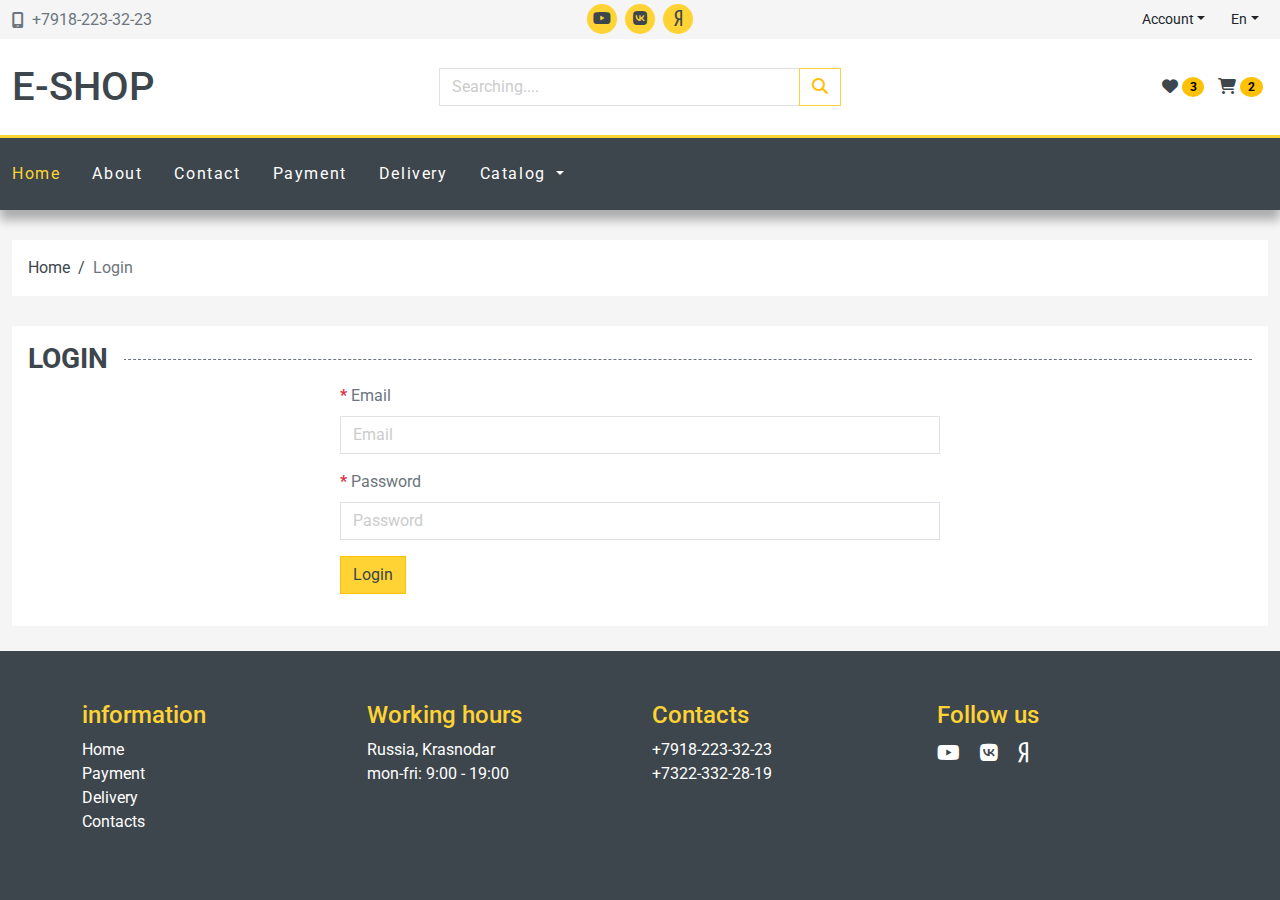
<file: login.html>
<!DOCTYPE html>
<html lang="en">
	<head>
		<meta charset="UTF-8" />
		<meta name="viewport" content="width=device-width, initial-scale=1.0" />
		<link rel="shortcut icon" href="img/favicon.ico" type="image/x-icon" />
		<link href="css/bootstrap.min.css" rel="stylesheet" />
		<link rel="stylesheet" href="https://cdnjs.cloudflare.com/ajax/libs/font-awesome/6.6.0/css/all.min.css" />
		<link rel="stylesheet" href="./owl-carousel/dist/assets/owl.carousel.min.css" />
		<link rel="stylesheet" href="./owl-carousel/dist/assets/owl.theme.default.min.css" />
		<link rel="stylesheet" href="/css/style.css" />
		<link rel="stylesheet" href="/css/vars.css" />
		<link rel="stylesheet" href="/css/header.css" />
		<link rel="stylesheet" href="/css/main.css" />
		<link rel="stylesheet" href="/css/media.css" />
		<title>E-SHOP :: Login</title>
	</head>
	<body>
		<div class="wrapper">
			<header class="header">
				<div class="header-top py-1">
					<div class="container-fluid">
						<div class="row">
							<div class="col-6 col-sm-4">
								<div class="header-top-phone d-flex align-items-center h-100">
									<i class="fa-solid fa-mobile-screen"></i>
									<a href="tel:+79182233223" class="ms-2">+7918-223-32-23</a>
								</div>
							</div>

							<div class="col-sm-4 d-none d-sm-block">
								<ul class="social-icons d-flex justify-content-center gap-2">
									<li>
										<a href=""><i class="fa-brands fa-youtube"></i></a>
									</li>
									<li>
										<a href=""><i class="fa-brands fa-vk"></i></a>
									</li>
									<li>
										<a href=""><i class="fa-brands fa-yandex"></i></a>
									</li>
								</ul>
							</div>

							<div class="col-6 col-sm-4 d-flex justify-content-end">
								<div class="btn-group">
									<div class="dropdown">
										<button class="btn btn-sm me-2 dropdown-toggle" type="button" data-bs-toggle="dropdown" aria-expanded="false">Account</button>
										<ul class="dropdown-menu">
											<li><a class="dropdown-item" href="./register.html">Registration</a></li>
											<li><a class="dropdown-item" href="./login.html">Login</a></li>
										</ul>
									</div>

									<div class="dropdown">
										<button class="btn btn-sm dropdown-toggle" type="button" data-bs-toggle="dropdown" aria-expanded="false">En</button>
										<ul class="dropdown-menu">
											<li><a class="dropdown-item" href="#">Ru</a></li>
											<li><a class="dropdown-item" href="#">Do</a></li>
										</ul>
									</div>
								</div>
							</div>
						</div>
					</div>
				</div>

				<div class="header-middle bg-white py-4">
					<div class="container-fluid">
						<div class="row align-items-center">
							<div class="col-sm-6 col-lg-4">
								<a href="index.html" class="header-logo h1">E-shop</a>
							</div>

							<div class="col-lg-4 order-md-2 cart-buttons text-end d-none d-lg-block">
								<a href="#!" class="btn px-1">
									<i class="fa-solid fa-heart"></i>
									<span class="badge text-bg-warning cart-badge bg-warning rounded-circle">3</span>
								</a>
								<button class="btn px-1" id="cart-open" type="button" data-bs-toggle="offcanvas2" data-bs-target="#offcanvasCart" aria-controls="offcanvasCart">
									<i class="fa-solid fa-cart-shopping"></i>
									<span class="badge text-bg-warning cart-badge bg-warning rounded-circle">2</span>
								</button>
							</div>

							<div class="col-lg-4 col-sm-6 order-md-1 mt-2 mt-md-0">
								<form action="">
									<div class="input-group">
										<input type="text" class="form-control" name="search" placeholder="Searching...." aria-label="Searching...." aria-describedby="button-search" />
										<button class="btn btn-outline-warning" type="submit" id="button-search"><i class="fa-solid fa-magnifying-glass"></i></button>
									</div>
								</form>
							</div>
						</div>
					</div>
				</div>

				<div class="offcanvas offcanvas-end" tabindex="-1" id="offcanvasCart" aria-labelledby="offcanvasCartLabel">
					<div class="offcanvas-header">
						<h5 class="offcanvas-title" id="offcanvasCartLabel">Cart</h5>
						<button type="button" class="btn-close" data-bs-dismiss="offcanvas" aria-label="Close"></button>
					</div>
					<div class="offcanvas-body">
						<div class="table-responsive">
							<table class="table offcanvasCart-table">
								<tbody>
									<tr>
										<td class="product-img-td">
											<a href="#!">
												<img src="./img/card2.jpg" alt="" />
											</a>
										</td>
										<td>
											<a href="#!">product 1 Lorem ipsum dolor sit.</a>
										</td>
										<td>$85</td>
										<td>&times;2</td>
										<td>
											<button class="btn btn-danger"><i class="fa-regular fa-circle-xmark"></i></button>
										</td>
									</tr>
									<tr>
										<td class="product-img-td">
											<a href="#!">
												<img src="./img/card3.jpg" alt="" />
											</a>
										</td>
										<td>
											<a href="#!">product 2 Lorem ipsum dolor sit.</a>
										</td>
										<td>$65</td>
										<td>&times;1</td>
										<td>
											<button class="btn btn-danger"><i class="fa-regular fa-circle-xmark"></i></button>
										</td>
									</tr>
									<tr>
										<td class="product-img-td">
											<a href="#!">
												<img src="./img/card1.jpg" alt="" />
											</a>
										</td>
										<td>
											<a href="#!">product 3 Lorem ipsum dolor sit.</a>
										</td>
										<td>$45</td>
										<td>&times;5</td>
										<td>
											<button class="btn btn-danger"><i class="fa-regular fa-circle-xmark"></i></button>
										</td>
									</tr>
								</tbody>
								<tfoot>
									<tr>
										<td colspan="4" class="text-end">total:</td>
										<td>$195</td>
									</tr>
								</tfoot>
							</table>
						</div>

						<div class="text-end mt-3">
							<a href="" class="btn btn-outline-warning">Cart</a>
							<a href="" class="btn btn-outline-secondary">Checkout</a>
						</div>

					</div>
				</div>
			</header>
			<div class="header-bottom sticky-top" id="header-nav">
				<nav class="navbar navbar-expand-lg bg-dark" data-bs-theme="dark">
					<div class="container-fluid">
						<button class="navbar-toggler" type="button" data-bs-toggle="offcanvas" data-bs-target="#offcanvasNavbar" aria-controls="offcanvasNavbar" aria-expanded="false" aria-label="Toggle navigation">
							<span class="navbar-toggler-icon"></span>
						</button>

						<div class="offcanvas offcanvas-start" id="offcanvasNavbar" tabindex="-1" aria-labelledby="offcanvasNavbarLabel">
							<div class="offcanvas-header">
								<h5 class="offcanvas-title" id="offcanvasNavbarLabel">Catalog</h5>
								<button type="button" class="btn-close" data-bs-dismiss="offcanvas" aria-label="Close"></button>
							</div>

							<div class="offcanvas-body">
								<ul class="navbar-nav">
									<li class="nav-item">
										<a class="nav-link active" aria-current="page" href="index.html">Home</a>
									</li>
									<li class="nav-item">
										<a class="nav-link" href="#">About</a>
									</li>
									<li class="nav-item">
										<a class="nav-link" href="#">Contact</a>
									</li>
									<li class="nav-item">
										<a class="nav-link" href="#">Payment</a>
									</li>
									<li class="nav-item">
										<a class="nav-link" href="#">Delivery</a>
									</li>
									<li class="nav-item dropdown">
										<a class="nav-link dropdown-toggle" href="#" role="button" data-bs-toggle="dropdown" aria-expanded="false" data-bs-auto-close="outside"> Catalog </a>
										<ul class="dropdown-menu dropdown-menu-end">
											<li>
												<a class="dropdown-item" href="category.html">Shoes</a>
											</li>
											<li>
												<a class="dropdown-item" href="category.html">Jeans</a>
											</li>
											<li class="nav-item dropend">
												<a class="dropdown-item dropdown-toggle" href="#" data-bs-toggle="dropdown" data-bs-auto-close="outside">Sportswear</a>
												<ul class="dropdown-menu dropdown-menu-end">
													<li>
														<a class="dropdown-item" href="category.html">Mens sportswear</a>
													</li>
													<li>
														<a class="dropdown-item" href="category.html">Women sportswear</a>
													</li>
													<li>
														<a class="dropdown-item" href="category.html">Babes sportswear</a>
													</li>
												</ul>
											</li>
											<li>
												<a class="dropdown-item" href="category.html">Coat</a>
											</li>
											<li>
												<a class="dropdown-item" href="category.html">Shirts</a>
											</li>
										</ul>
									</li>
								</ul>
							</div>
						</div>
						<div class="d-block d-lg-none">
							<a href="#!" class="btn px-1">
								<i class="fa-solid fa-heart"></i>
								<span class="badge text-bg-warning cart-badge bg-warning rounded-circle">3</span>
							</a>
							<button class="btn px-1" id="cart-open" type="button" data-bs-toggle="offcanvas" data-bs-target="#offcanvasCart" aria-controls="offcanvasCart">
								<i class="fa-solid fa-cart-shopping"></i>
								<span class="badge text-bg-warning cart-badge bg-warning rounded-circle">2</span>
							</button>
						</div>
					</div>
				</nav>
			</div>

			<main class="main">
				<div class="container-fluid">
					<div class="row">
						<div class="col-12">
							<nav class="breadcrumbs">
								<ul>
									<li><a href="index.html">Home</a></li>
									<li><span>Login</span></li>
								</ul>
							</nav>
						</div>
					</div>
				</div>

				<!-- register -->
				<div class="container-fluid mb-3">
					<div class="row">
						<div class="col-12">
							<div class="page-register bg-white p-3">
								<h1 class="section-title h3">
									<span>Login</span>
								</h1>

								<div class="row">
									<div class="col-md-6 offset-md-3">
										<form action="" class="needs-validation" novalidate>

											<div class="mb-3">
												<div class="mb-3">
													<label for="email" class="form-label required">Email</label>
													<input type="email" class="form-control" id="email" placeholder="Email" required>
													<div class="invalid-feedback">
														Please enter a email.
													</div>
												</div>
											</div>

											<div class="mb-3">
												<div class="mb-3">
													<label for="password" class="form-label required">Password</label>
													<input type="password" class="form-control" id="password" placeholder="Password" required>
													<div class="invalid-feedback">
														Please enter a password.
													</div>
												</div>
											</div>
											<div class="mb-3">
												<button type="submit" class="btn btn-warning">Login</button>
											</div>
										</form>
									</div>
								</div>

							</div>
						</div>
					</div>
				<!-- register -->

				</div>
			</main>

			<footer class="footer" id="footer">
				<div class="container">
					<div class="row">
						<div class="col-md-3 col-6">
							<h4>information</h4>
							<ul class="list-unstyled">
								<li><a href="#!">Home</a></li>
								<li><a href="#!">Payment</a></li>
								<li><a href="#!">Delivery</a></li>
								<li><a href="#!">Contacts</a></li>
							</ul>
						</div>
						<div class="col-md-3 col-6">
							<h4>Working hours</h4>
							<ul class="list-unstyled">
								<li>Russia, Krasnodar</li>
								<li>mon-fri: 9:00 - 19:00</li>
							</ul>
						</div>
						<div class="col-md-3 col-6">
							<h4>Contacts</h4>
							<ul class="list-unstyled">
								<li><a href="tel:+79182233223">+7918-223-32-23</a></li>
								<li><a href="tel:+73223322819">+7322-332-28-19</a></li>
							</ul>
						</div>
						<div class="col-md-3 col-6">
							<h4>Follow us</h4>
							<ul class="footer-icons">
								<li>
									<a href="#!"><i class="fa-brands fa-youtube"></i></a>
								</li>
								<li>
									<a href="#!"><i class="fa-brands fa-vk"></i></a>
								</li>
								<li>
									<a href="#!"><i class="fa-brands fa-yandex"></i></a>
								</li>
							</ul>
						</div>
					</div>
				</div>
			</footer>
		</div>

		<button id="top">
			<i class="fa-solid fa-angles-up"></i>
		</button>

		<script src="/js/bootstrap.bundle.min.js"></script>
		<script src="https://cdnjs.cloudflare.com/ajax/libs/jquery/3.7.1/jquery.min.js"></script>
		<script src="./owl-carousel/dist/owl.carousel.min.js"></script>

		<script src="/js/script.js"></script>
	</body>
</html>
</file>
<file: css/style.css>
@import url(https://fonts.googleapis.com/css?family=Roboto:100,100italic,300,300italic,regular,italic,500,500italic,700,700italic,900,900italic);

html, body {
    height: 100%;
}
body {
    font-family: 'Roboto', sans-serif;
    min-width: 320px;
    background-color: var(--bg-color);
    color: var(--text-color);
}
section {
    padding: 50px 0;
}

.wrapper {
    min-height: 100%;
    display: flex;
    flex-direction: column;
}
main.main {
    flex: 1 1 auto;
}

ul {
    list-style: none;
}

a {
    color: var(--text-color);
    text-decoration: none;    
}

a:hover {
    text-decoration: underline;
}

img {
    max-width: 100%;
    height: auto;
}

.btn, .dropdown-menu, .form-control, .form-select {
    border-radius: 0;
}

.form-control:focus,
.form-select:focus {
    color: var(--text-color);
    border-color: var(--accent-color);
    box-shadow: none;
}
.form-control::placeholder {
    color: var(--gray-color);
}

.btn-warning {
    background-color: var(--accent-color);
    color: var(--contrast-color);
}

.btn-outline-warning {
    border-color: var(--accent-color);
}
.btn-warning {
    background-color: var(--accent-color);
}

.btn-outline-warning:hover {
    background-color: var(--accent-color);
    color: var(--contrast-color);
}

label.required::before {
    content: '* ';
    color: #dc3545;
    font-weight: bold;
}
</file>
<file: css/vars.css>
:root {
    --bg-color: #f5f5f5;
    --text-color: #6c757d;
    --accent-color: #ffd333;
    --contrast-color: #3d464d;
    --gray-color: #ccc;
    --light-gray-color: #eee;
    --red-color: #ee6e73;
}
</file>
<file: css/header.css>
.header-top-phone a {

}

ul.social-icons {
    margin-bottom: 0;
    padding: 0;
}

ul.social-icons a {
    display: block;
    background-color: var(--accent-color);
    color: var(--contrast-color);
    width: 30px;
    height: 30px;
    line-height: 30px;
    border-radius: 50%;
    text-align: center;
    transition: all 0.2s ease-in;
    
}

ul.social-icons a:hover {
    background-color: var(--contrast-color);
    color: var(--accent-color);
}

.header-top .btn {
    background-color: var(--bg-white);
}

.header-logo {
    text-decoration: none;
    text-transform: uppercase;
    color: var(--contrast-color);
    transition: all 0.2s ease-in;
    
}

.header-logo:hover {
    color: var(--accent-color);
}

.cart-buttons .btn {
    color: var(--contrast-color);
    transition: all 0.3s;   
}

.btn:hover {
    border: 1px solid var(--accent-color);  
}
/*-------------------------------*/
.offcanvasCart-table .product-img-td {
    text-align: center;
    width: 100px;
}
.offcanvasCart-table a {
    display: block;
}
/*--------------------------------*/
.header-bottom {
    border-top: 3px solid var(--accent-color);
    box-shadow: 0 10px 10px rgba(0, 0, 0, .3);
}

.header-bottom .navbar {
    background-color: var(--contrast-color) !important;
}

.header-bottom .nav-item:first-child .nav-link {
    padding-left: 0;
}

.header-bottom .navbar .nav-link {
    color: #fff;
    letter-spacing: .1rem;
    transition: all 0.3s;   
}

.header-bottom .navbar .nav-link:hover {
    color: var(--accent-color);
}

.header-bottom .navbar .nav-link.active {
    color: var(--accent-color);   
}

.header-bottom .navbar .dropdown-menu {
    margin-top: 7px;   
}

.headernav-scroll.header-bottom .navbar .offcanvas:not(.show) .nav-link{
    padding-top: 0.3rem;
    padding-bottom: 0.3rem;
}
</file>
<file: css/main.css>
/*---------------------carousel---------------*/
.carousel-item {
    transition: transform 1.5s ease, opacity .2s ease-out;
}

.carousel-caption {
    text-shadow: 0 0 2px rgba(0, 0, 0, .9);
}

.carousel-caption p {
    font-size: 1.5rem;
}
/*---------------------/carousel--------------*/
/*---------------------advantages--------------*/

.section-title {
    position: relative;
    text-transform: uppercase;
    color: var(--contrast-color);
    font-weight: 700;
}

.section-title span {
    position: relative;
    z-index: 1;
    background-color: var(--bg-color);
    padding-right: 1rem;
}

.section-title::after {
    position: absolute;
    content: '';
    width: 100%;
    top: 50%;
    left: 0;
    border-top: 1px dashed var(--text-color);
    /* z-index: -1; */
}

.advantages .item {
    background-color: #fff;
    text-align: center;
    padding: 1rem;
    display: flex;
    flex-direction: column;
    height: 100%;
    transition: all 0.2s ease-in;
}
.advantages .item:hover {
    box-shadow: 0 15px 30px -10px rgba(0, 0, 0, .3);
}
.advantages i {
    font-size: 70px;
    color: var(--accent-color);
}
/*---------------------/advantages--------------*/

/*---------------------product-card--------------*/
.product-card {
    transition: all 0.2s ease-in;
    border: 1px solid var(--gray-color);
    background-color: #fff;
    position: relative;
}
.product-card:hover {
    box-shadow: 0 10px 20px -15px rgba(0, 0, 0, 0.75);
}
.product-card-offer {
    color: #fff;
    position: absolute;
    top: 5px;
    right: 5px;
    text-transform: uppercase;
}
.product-card-offer>div {
    border-radius: 50%;
    width: 40px;
    height: 40px;
    line-height: 40px;
    text-align: center;
    font-weight: bold;
    font-size: 14px;
    margin-bottom: 5px;
} 
.offer-hit {
    background-color: var(--red-color);
}
.offer-new {
    background-color: var(--accent-color);
}
.product-thumd {
    text-align: center;
}
.product-thumd img {
    width: 100%;
}
.products-details {
    padding: 10px 20px;
}
.products-details h4 {
    font-size: 1.2rem;
}
.products-details h4 a {
    height: 45px;
    overflow: hidden;
    text-decoration: none;
    display: -webkit-box;
    -webkit-line-clamp: 2;
    -webkit-box-orient: vertical;
    transition: all 0.2s ease-in;
}
.products-details h4 a:hover {
    color: var(--accent-color);
}
.product-excerpt {
    height: 45px;
    overflow: hidden;
    display: -webkit-box;
    -webkit-line-clamp: 2;
    -webkit-box-orient: vertical;
}
.product-bottom-details {
    border-top: 1px solid var(--light-gray-color);
    padding-top: 1rem;
}
.product-price {
    font-size: 18px;
    color: var(--red-color);
    font-weight: 600;
}
.product-price small {
    color: var(--gray-color);
    font-weight: 400;text-decoration: line-through;
    font-size: 0.8rem;
}
/*---------------------/product-card--------------*/

/*---------------------abut-us--------------*/
.about-us {
    background-color: #fff;
}

.about-us .section-title span,
.sidebar .section-title span,
.bg-white .section-title span {
    background-color: #fff;
}

/*---------------------/abut-us--------------*/

/*---------------------footer--------------*/
.footer {
    background-color: var(--contrast-color);
    padding: 50px 0;
    color: #fff;
}   
.footer h4 {
    color: var(--accent-color);
}
.footer a {
    color: #fff;
    transition: all 0.3s ease-in;
    
}
.footer a:hover {
    color: var(--accent-color);
}
.footer-icons {
    display: flex;
    gap: 20px;
    padding: 0;
    font-size: 20px;
}
/*---------------------/footer--------------*/
/*-----------------------------------*/
#top {
    position: fixed;
    bottom: 20px;
    right: 20px;
    background-color: var(--accent-color);
    opacity: .5;
    color: #fff;
    width: 70px;
    height: 70px;
    border-radius: 25%;
    border: 0;
    font-size: 25px;
    transition: all 0.2s ease-in;
    z-index: 10;
    display: none;
}
#top:hover {
    opacity: 1;
    color: red;
}
/*-----------------------------------*/
/*-----------------Category page------------------*/
.breadcrumbs {
    margin: 30px 0;
    background-color: #fff;
    padding: 1rem;
}
.breadcrumbs ul {
    display: flex;
    margin: 0;
    padding: 0;
    gap: 0.5rem;
}
.breadcrumbs a {
    text-decoration: none;
    color: var(--contrast-color);
    transition: all 0.3s ease-in;
}
.breadcrumbs a:hover {
    color: var(--accent-color);
}
.breadcrumbs a::after {
    content: '/';
    padding-left: 0.5rem;
    color: var(--contrast-color);
}
.sidebar {
    background-color: #fff;
    padding: 0.5rem 1rem;
    margin-bottom: 1 rem;
}
.filter-block .form-check {
    margin-bottom: 0.5rem;
}
.filter-block:not(:last-child) {
    margin-bottom: 2rem;
}
.form-check-input[type="checkbox"] {
    border-radius: 0;
    background-color: var(--gray-color);
}
.form-check-input:focus {
    border-color: var(--gray-color);
    box-shadow: none;
}
.form-check-input:checked {
    background-color: var(--accent-color);
    border-color: var(--accent-color);
}
.filter-block .badge {
    color: var(--text-color);
}
.sidebar-wrapper {
    margin-bottom: 1rem;
}
.sort-by-wrapper {
    display: flex;
}
.sort-by {
    display: flex;
    justify-content: center;
    align-items: center;
    width: 100px;
    color: var(--contrast-color);
    background-color: var(--light-gray-color);
    border: var(--bs-border-width) solid var(--bs-border-color);
}
.sort-by p {
    white-space: nowrap;
    padding: 0 0.5rem;
    margin-bottom: 0;
}
.form-select {
    border-radius: 0 5px 5px 0;
}
.form-select:focus {
  border-color: var(--gray-color);
  outline: 0;
  box-shadow: none;
}
                /*-----Pagination----*/
.page-link {
    color: var(--contrast-color);
    transition: all 0.2s ease-in;
    
}
.page-link:hover {
    color: #fff;
    background-color: var(--accent-color);
    border-color: var(--accent-color);
}
.active > .page-link, .page-link.active{
    background-color: var(--accent-color);
    border-color: var(--accent-color);
    
}
                /*----/Pagination-----*/
.sidebar .collapse-filters-btn {
    color: var(--contrast-color);     
}
                
/*-----------------/Category page------------------*/
/*-----------------Product page------------------*/
.product-content .product-price {
    font-size: 25px;
}

.product-content .input-group {
    max-width: 250px;
}

.product-content .card i {
    color: var(--accent-color);
}

.product-content .card ul {
    padding-left: 20px;
    font-size: 14px;
}

.product-content .card ul li::before {
    content: '\f105';
    font-family: 'Font Awesome 6 Free';
    font-weight: 900;
    margin-right: 10px;
    position: relative;
    top: 0;
    right: 15px;
}

.nav-tabs .nav-link {
    border-radius: 0;
    color: var(--contrast-color);
}
.nav-tabs .nav-link.active {
    border-color: var(--accent-color);
}
.tab-content {
    padding-top: 20px;
}
/*-----------------/Product page------------------*/

/*-----------------cart page------------------*/

.cart-content table img {
    max-width: 50px;
}

.cart-content table th {
    /* text-align: center; */
}

/* .cart-content table td:last-child, :first-child {
    text-align: center;
} */

.cart-content-title:hover {
    text-decoration: none;
}

.cart-content-title {
    display: block;
}

.cart-sum .section-title span{
    padding-left: 1rem;
}

.cart-sum .btn {
    border: none;
}

.cart-qty {
    width: 70px;
}

.btn-coupon {
    color: var(--text-color);
    text-decoration: none;
}

.btn-coupon:hover {
    color: var(--text-color);
}

/*-----------------/cart page------------------*/
</file>
<file: css/media.css>
@media only screen and (min-width: 992px) {
    .header-bottom .navbar .dropdown-menu-end {
        margin-left: 0;
        border: 0;
    } 

    .header-bottom .navbar .nav-link {
        padding: 1rem;
    }
}

@media only screen and (max-width: 991.98px) {
    .header-bottom .navbar .dropdown-menu {
        padding-left: 1rem;
    } 
}

@media only screen and (min-width: 768px) {
    .sidebar .collapse-filters {
        display: block;
    }
    .sidebar .collapse-filters-btn {
        display: none;

    } 
}

@media only screen and (max-width: 500px) {
    .product-contact-details .nav-tabs .nav-link {
        padding-left: 8px;
        padding-right: 8px;
    }
}
</file>
